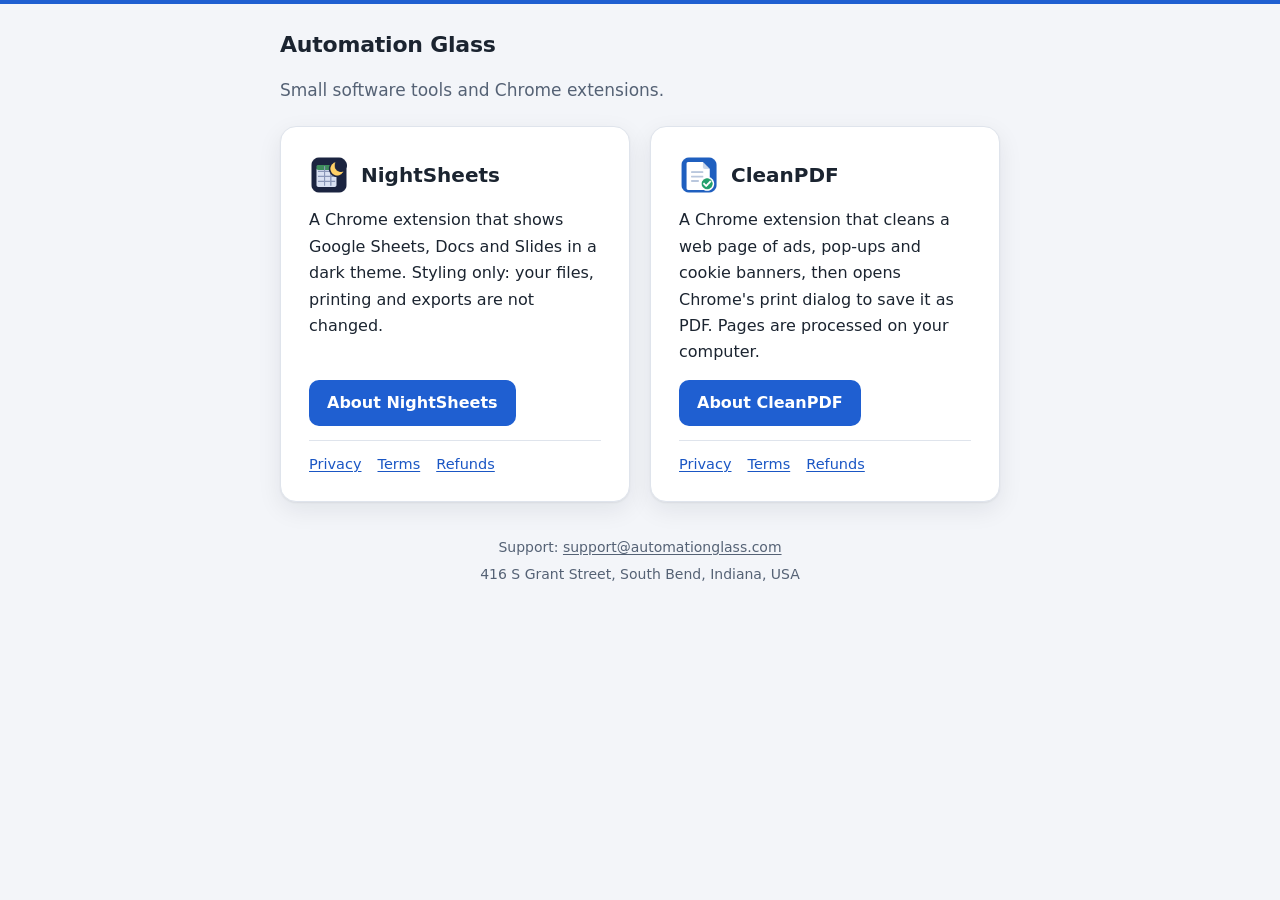
<file: index.html>
<!doctype html>
<html lang="en">
<head>
<meta charset="utf-8">
<meta name="viewport" content="width=device-width, initial-scale=1">
<meta name="color-scheme" content="light dark">
<title>Automation Glass – Small software tools and Chrome extensions</title>
<meta name="description" content="Automation Glass makes small software tools and Chrome extensions, including NightSheets and CleanPDF.">
<link rel="canonical" href="https://pages.automationglass.com/">
<link rel="stylesheet" href="assets/style.css">
<style>
.brand h1.brand-name{margin:0}
.intro{margin:0 0 22px;color:var(--muted);font-size:17px}
.products{display:grid;grid-template-columns:repeat(auto-fit,minmax(280px,1fr));gap:20px;margin:0 0 8px}
.product{display:flex;flex-direction:column;padding:28px 28px 24px}
.product-head{display:flex;align-items:center;gap:12px;margin:0 0 12px}
.product-head img{flex:none;width:40px;height:40px;border-radius:10px}
.product h2{margin:0;padding:0;border:0;font-size:20px}
.product p{flex:1}
.product .button{align-self:flex-start;margin:0 0 14px}
.product-links{display:flex;flex-wrap:wrap;gap:4px 16px;margin:0;padding:12px 0 0;list-style:none;
  border-top:1px solid var(--line);font-size:14.5px}
.product-links li{margin:0}
.button:focus-visible{outline:2px solid var(--fg);outline-offset:2px}
@media (max-width:600px){
  .product{padding:22px 18px 18px}
  .intro{font-size:16px;padding:0 4px}
}
</style>
</head>
<body>
<div class="wrap">
<header class="brand">
  <h1 class="brand-name">Automation Glass</h1>
</header>
<main>
<p class="intro">Small software tools and Chrome extensions.</p>
<section class="products" aria-label="Products">
  <article class="card product" aria-labelledby="nightsheets-title">
    <div class="product-head">
      <img src="nightsheets/icon128.png" alt="" width="40" height="40">
      <h2 id="nightsheets-title">NightSheets</h2>
    </div>
    <p>A Chrome extension that shows Google Sheets, Docs and Slides in a dark theme. Styling only: your files, printing and exports are not changed.</p>
    <a class="button" href="nightsheets/index.html">About NightSheets</a>
    <ul class="product-links" aria-label="NightSheets policies">
      <li><a href="nightsheets/privacy.html">Privacy</a></li>
      <li><a href="nightsheets/terms.html">Terms</a></li>
      <li><a href="nightsheets/refund.html">Refunds</a></li>
    </ul>
  </article>
  <article class="card product" aria-labelledby="cleanpdf-title">
    <div class="product-head">
      <img src="cleanpdf/icon128.png" alt="" width="40" height="40">
      <h2 id="cleanpdf-title">CleanPDF</h2>
    </div>
    <p>A Chrome extension that cleans a web page of ads, pop-ups and cookie banners, then opens Chrome's print dialog to save it as PDF. Pages are processed on your computer.</p>
    <a class="button" href="cleanpdf/index.html">About CleanPDF</a>
    <ul class="product-links" aria-label="CleanPDF policies">
      <li><a href="cleanpdf/privacy.html">Privacy</a></li>
      <li><a href="cleanpdf/terms.html">Terms</a></li>
      <li><a href="cleanpdf/refund.html">Refunds</a></li>
    </ul>
  </article>
</section>
</main>
<footer class="site-footer">
  <p>Support: <a href="mailto:support@automationglass.com">support@automationglass.com</a></p>
  <p>416 S Grant Street, South Bend, Indiana, USA</p>
</footer>
</div>
</body>
</html>
</file>
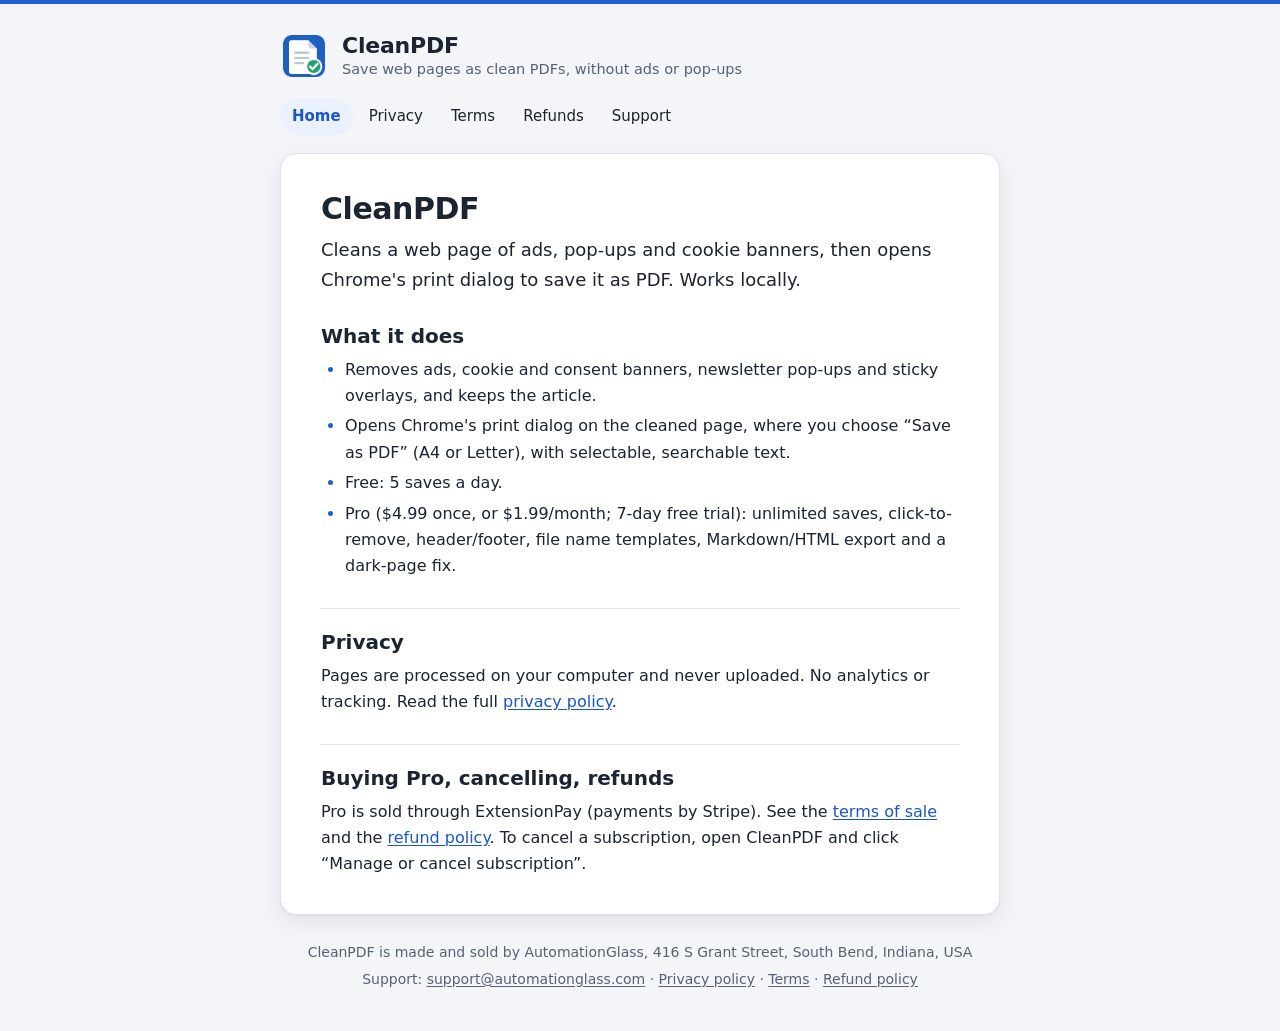
<file: cleanpdf/index.html>
<!doctype html>
<html lang="en">
<head>
<meta charset="utf-8">
<meta name="viewport" content="width=device-width, initial-scale=1">
<meta name="color-scheme" content="light dark">
<title>CleanPDF – Save Web Page as PDF</title>
<meta name="description" content="Cleans a web page of ads, pop-ups and cookie banners, then opens Chrome's print dialog to save it as PDF. Works locally.">
<link rel="canonical" href="https://pages.automationglass.com/cleanpdf/index.html">
<link rel="icon" href="icon128.png">
<link rel="stylesheet" href="../assets/style.css">
</head>
<body class="cleanpdf">
<div class="wrap">
<header class="brand">
  <a class="brand-link" href="index.html"><span class="brand-icon" aria-hidden="true"></span>
  <span><span class="brand-name">CleanPDF</span><span class="brand-tag">Save web pages as clean PDFs, without ads or pop-ups</span></span></a>
</header>
<nav class="site-nav" aria-label="CleanPDF pages"><a href="index.html" aria-current="page">Home</a><a href="privacy.html">Privacy</a><a href="terms.html">Terms</a><a href="refund.html">Refunds</a><a href="mailto:support@automationglass.com">Support</a></nav>
<main class="card">
<h1>CleanPDF</h1>
<p class="lead">Cleans a web page of ads, pop-ups and cookie banners, then opens Chrome's print dialog to save it as PDF. Works locally.</p>

<h2>What it does</h2>
<ul>
<li>Removes ads, cookie and consent banners, newsletter pop-ups and sticky overlays, and keeps the article.</li>
<li>Opens Chrome's print dialog on the cleaned page, where you choose “Save as PDF” (A4 or Letter), with selectable, searchable text.</li>
<li>Free: 5 saves a day.</li>
<li>Pro ($4.99 once, or $1.99/month; 7-day free trial): unlimited saves, click-to-remove,
header/footer, file name templates, Markdown/HTML export and a dark-page fix.</li>
</ul>

<h2>Privacy</h2>
<p>Pages are processed on your computer and never uploaded. No analytics or tracking.
Read the full <a href="privacy.html">privacy policy</a>.</p>

<h2>Buying Pro, cancelling, refunds</h2>
<p>Pro is sold through ExtensionPay (payments by Stripe). See the <a href="terms.html">terms of sale</a> and the
<a href="refund.html">refund policy</a>. To cancel a subscription, open CleanPDF and click
“Manage or cancel subscription”.</p>
</main>
<footer class="site-footer">
  <p>CleanPDF is made and sold by AutomationGlass, 416 S Grant Street, South Bend, Indiana, USA</p>
  <p>Support: <a href="mailto:support@automationglass.com">support@automationglass.com</a> ·
  <a href="privacy.html">Privacy policy</a> · <a href="terms.html">Terms</a> · <a href="refund.html">Refund policy</a></p>
</footer>
</div>
</body>
</html>
</file>
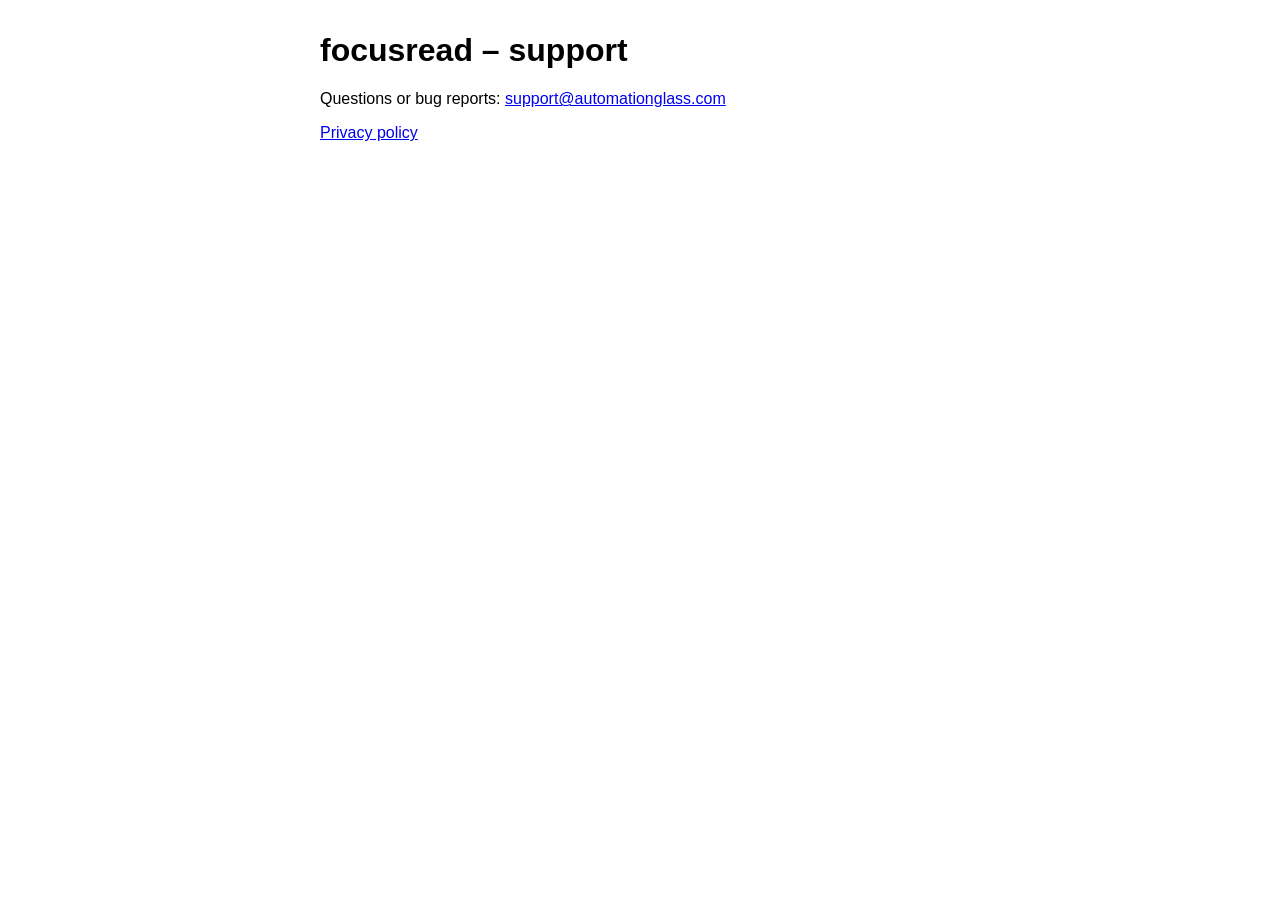
<file: focusread/index.html>
<!doctype html><meta charset=utf-8><title>focusread support</title><body style="font-family:sans-serif;max-width:640px;margin:2em auto"><h1>focusread – support</h1><p>Questions or bug reports: <a href="mailto:support@automationglass.com">support@automationglass.com</a></p><p><a href="privacy.html">Privacy policy</a></p>
</file>
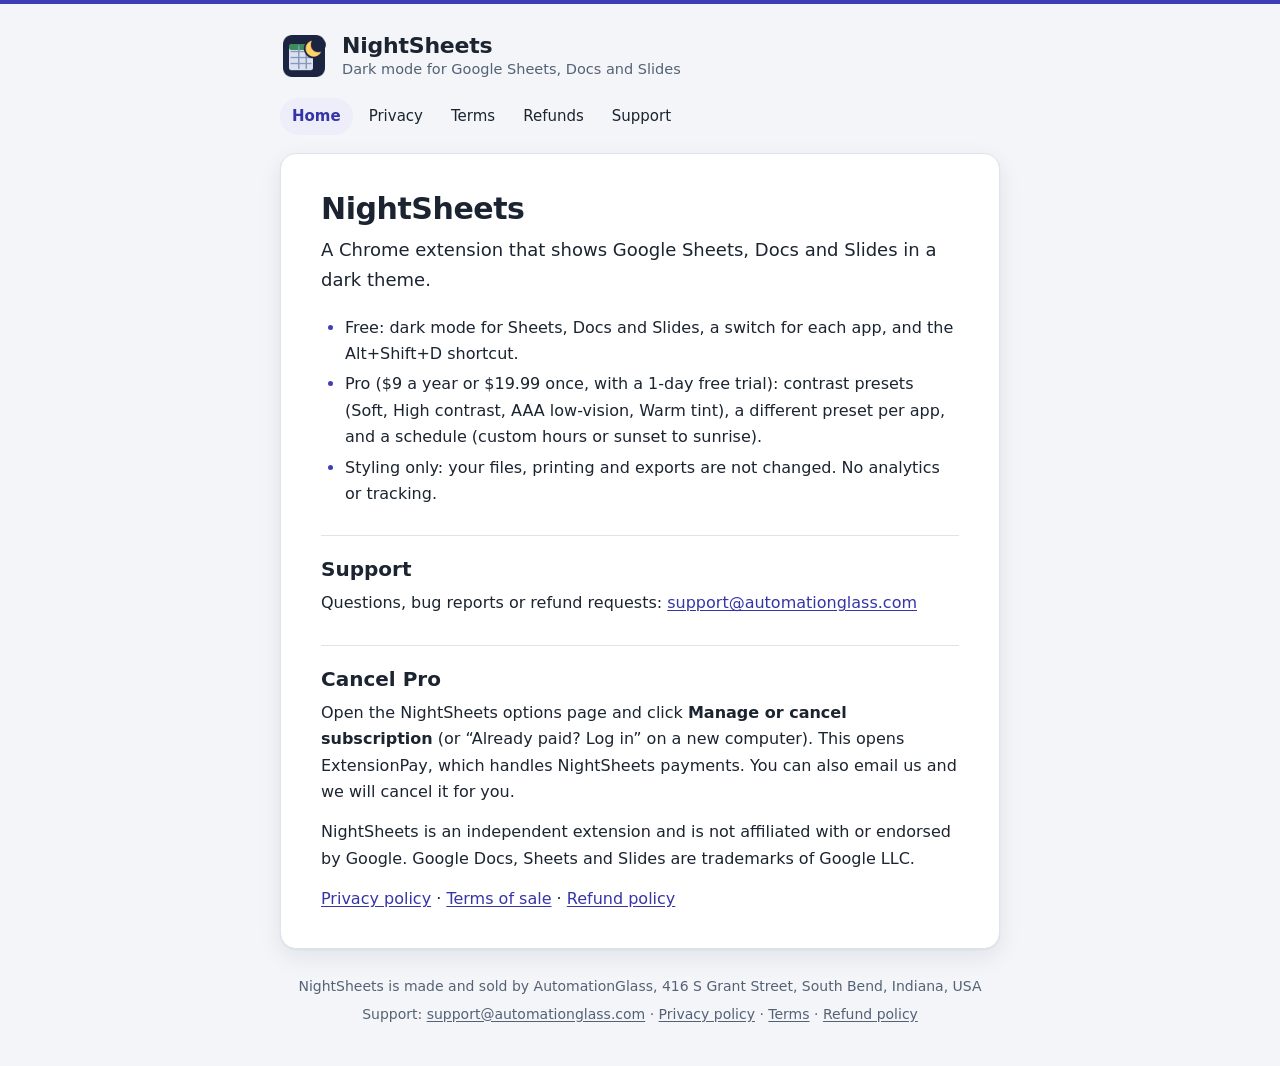
<file: nightsheets/index.html>
<!doctype html>
<html lang="en">
<head>
<meta charset="utf-8">
<meta name="viewport" content="width=device-width, initial-scale=1">
<title>NightSheets – Dark mode for Google Sheets, Docs and Slides</title>
<link rel="icon" href="icon128.png">
<link rel="stylesheet" href="../assets/style.css">
</head>
<body class="nightsheets">
<div class="wrap">
<header class="brand">
  <a class="brand-link" href="index.html"><span class="brand-icon" aria-hidden="true"></span>
  <span><span class="brand-name">NightSheets</span><span class="brand-tag">Dark mode for Google Sheets, Docs and Slides</span></span></a>
</header>
<nav class="site-nav" aria-label="NightSheets pages"><a href="index.html" aria-current="page">Home</a><a href="privacy.html">Privacy</a><a href="terms.html">Terms</a><a href="refund.html">Refunds</a><a href="mailto:support@automationglass.com">Support</a></nav>
<main class="card">
<h1>NightSheets</h1>
<p class="lead">A Chrome extension that shows Google Sheets, Docs and Slides in a dark theme.</p>
<ul>
<li>Free: dark mode for Sheets, Docs and Slides, a switch for each app, and the Alt+Shift+D shortcut.</li>
<li>Pro ($9 a year or $19.99 once, with a 1-day free trial): contrast presets (Soft, High contrast, AAA low-vision,
Warm tint), a different preset per app, and a schedule (custom hours or sunset to sunrise).</li>
<li>Styling only: your files, printing and exports are not changed. No analytics or tracking.</li>
</ul>
<h2>Support</h2>
<p>Questions, bug reports or refund requests: <a href="mailto:support@automationglass.com">support@automationglass.com</a></p>
<h2>Cancel Pro</h2>
<p>Open the NightSheets options page and click <strong>Manage or cancel subscription</strong> (or “Already paid? Log in”
on a new computer). This opens ExtensionPay, which handles NightSheets payments. You can also email us and we will
cancel it for you.</p>
<p>NightSheets is an independent extension and is not affiliated with or endorsed by Google. Google Docs, Sheets and Slides are trademarks of Google LLC.</p>
<p><a href="privacy.html">Privacy policy</a> · <a href="terms.html">Terms of sale</a> · <a href="refund.html">Refund policy</a></p>
</main>
<footer class="site-footer">
  <p>NightSheets is made and sold by AutomationGlass, 416 S Grant Street, South Bend, Indiana, USA</p>
  <p>Support: <a href="mailto:support@automationglass.com">support@automationglass.com</a> ·
  <a href="privacy.html">Privacy policy</a> · <a href="terms.html">Terms</a> · <a href="refund.html">Refund policy</a></p>
</footer>
</div>
</body>
</html>
</file>
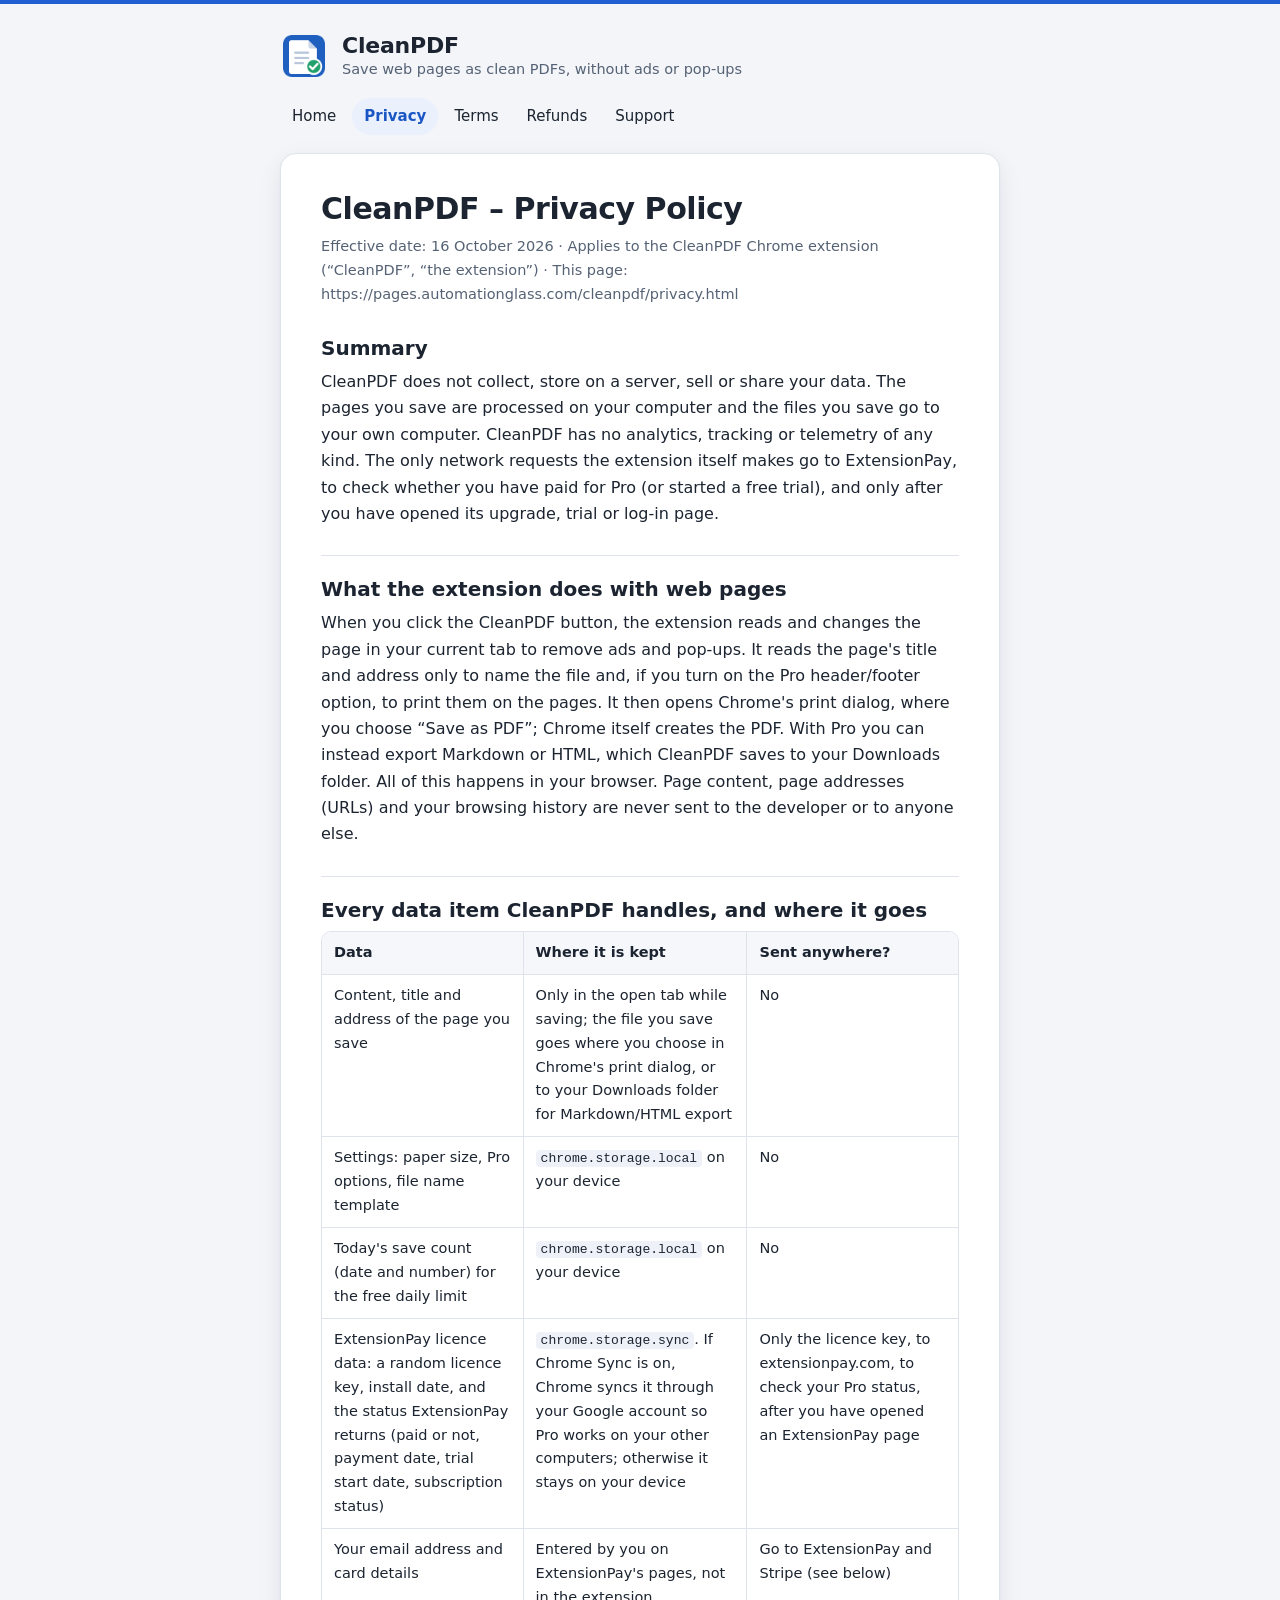
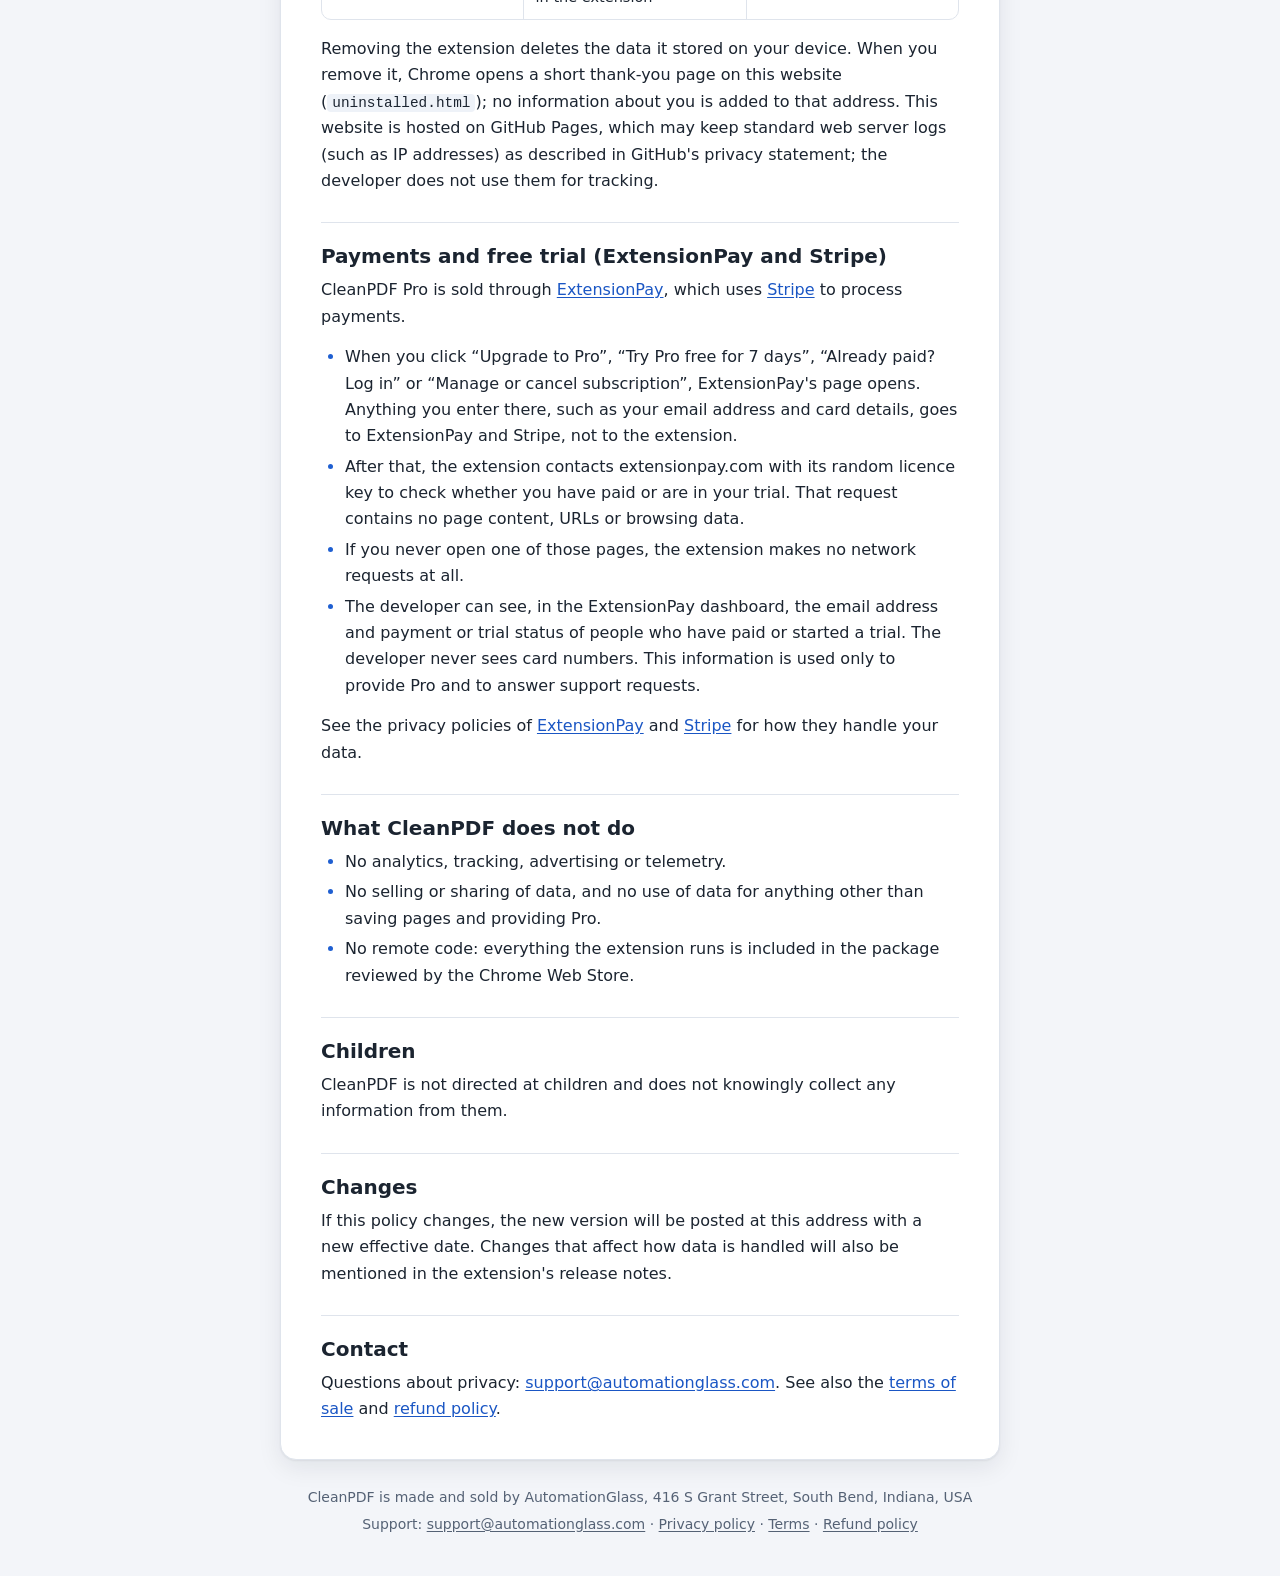
<file: cleanpdf/privacy.html>
<!doctype html>
<html lang="en">
<head>
<meta charset="utf-8">
<meta name="viewport" content="width=device-width, initial-scale=1">
<meta name="color-scheme" content="light dark">
<title>CleanPDF – Privacy Policy</title>
<link rel="canonical" href="https://pages.automationglass.com/cleanpdf/privacy.html">
<link rel="icon" href="icon128.png">
<link rel="stylesheet" href="../assets/style.css">
</head>
<body class="cleanpdf">
<div class="wrap">
<header class="brand">
  <a class="brand-link" href="index.html"><span class="brand-icon" aria-hidden="true"></span>
  <span><span class="brand-name">CleanPDF</span><span class="brand-tag">Save web pages as clean PDFs, without ads or pop-ups</span></span></a>
</header>
<nav class="site-nav" aria-label="CleanPDF pages"><a href="index.html">Home</a><a href="privacy.html" aria-current="page">Privacy</a><a href="terms.html">Terms</a><a href="refund.html">Refunds</a><a href="mailto:support@automationglass.com">Support</a></nav>
<main class="card">
<h1>CleanPDF – Privacy Policy</h1>
<p class="meta">Effective date: 16 October 2026 · Applies to the CleanPDF Chrome extension (“CleanPDF”, “the extension”) ·
This page: https://pages.automationglass.com/cleanpdf/privacy.html</p>

<h2>Summary</h2>
<p>CleanPDF does not collect, store on a server, sell or share your data. The pages you save are processed on your
computer and the files you save go to your own computer. CleanPDF has no analytics, tracking or telemetry of any kind. The
only network requests the extension itself makes go to ExtensionPay, to check whether you have paid for Pro (or started
a free trial), and only after you have opened its upgrade, trial or log-in page.</p>

<h2>What the extension does with web pages</h2>
<p>When you click the CleanPDF button, the extension reads and changes the page in your current tab to remove ads
and pop-ups. It reads the page's title and address only to name the file and, if you turn on the Pro header/footer
option, to print them on the pages. It then opens Chrome's print dialog, where you choose “Save as PDF”; Chrome itself
creates the PDF. With Pro you can instead export Markdown or HTML, which CleanPDF saves to your Downloads folder. All of
this happens in your browser. Page content, page addresses (URLs) and your browsing history are never sent to the
developer or to anyone else.</p>

<h2>Every data item CleanPDF handles, and where it goes</h2>
<div class="table-wrap"><table>
<tr><th>Data</th><th>Where it is kept</th><th>Sent anywhere?</th></tr>
<tr><td>Content, title and address of the page you save</td><td>Only in the open tab while saving; the file you save goes where you choose in Chrome's print dialog, or to your Downloads folder for Markdown/HTML export</td><td>No</td></tr>
<tr><td>Settings: paper size, Pro options, file name template</td><td><code>chrome.storage.local</code> on your device</td><td>No</td></tr>
<tr><td>Today's save count (date and number) for the free daily limit</td><td><code>chrome.storage.local</code> on your device</td><td>No</td></tr>
<tr><td>ExtensionPay licence data: a random licence key, install date, and the status ExtensionPay returns (paid or not, payment date, trial start date, subscription status)</td>
<td><code>chrome.storage.sync</code>. If Chrome Sync is on, Chrome syncs it through your Google account so Pro works on your other computers; otherwise it stays on your device</td>
<td>Only the licence key, to extensionpay.com, to check your Pro status, after you have opened an ExtensionPay page</td></tr>
<tr><td>Your email address and card details</td><td>Entered by you on ExtensionPay's pages, not in the extension</td><td>Go to ExtensionPay and Stripe (see below)</td></tr>
</table></div>
<p>Removing the extension deletes the data it stored on your device. When you remove it, Chrome opens a short
thank-you page on this website (<code>uninstalled.html</code>); no information about you is added to that address.
This website is hosted on GitHub Pages, which may keep standard web server logs (such as IP addresses) as described in
GitHub's privacy statement; the developer does not use them for tracking.</p>

<h2>Payments and free trial (ExtensionPay and Stripe)</h2>
<p>CleanPDF Pro is sold through <a href="https://extensionpay.com">ExtensionPay</a>, which uses
<a href="https://stripe.com">Stripe</a> to process payments.</p>
<ul>
<li>When you click “Upgrade to Pro”, “Try Pro free for 7 days”, “Already paid? Log in” or “Manage or cancel
subscription”, ExtensionPay's page opens. Anything you enter there, such as your email address and card details, goes to
ExtensionPay and Stripe, not to the extension.</li>
<li>After that, the extension contacts extensionpay.com with its random licence key to check whether you have paid or
are in your trial. That request contains no page content, URLs or browsing data.</li>
<li>If you never open one of those pages, the extension makes no network requests at all.</li>
<li>The developer can see, in the ExtensionPay dashboard, the email address and payment or trial status of people who
have paid or started a trial. The developer never sees card numbers. This information is used only to provide Pro and
to answer support requests.</li>
</ul>
<p>See the privacy policies of <a href="https://extensionpay.com">ExtensionPay</a> and
<a href="https://stripe.com/privacy">Stripe</a> for how they handle your data.</p>

<h2>What CleanPDF does not do</h2>
<ul>
<li>No analytics, tracking, advertising or telemetry.</li>
<li>No selling or sharing of data, and no use of data for anything other than saving pages and providing Pro.</li>
<li>No remote code: everything the extension runs is included in the package reviewed by the Chrome Web Store.</li>
</ul>

<h2>Children</h2>
<p>CleanPDF is not directed at children and does not knowingly collect any information from them.</p>

<h2>Changes</h2>
<p>If this policy changes, the new version will be posted at this address with a new effective date. Changes that
affect how data is handled will also be mentioned in the extension's release notes.</p>

<h2>Contact</h2>
<p>Questions about privacy: <a href="mailto:support@automationglass.com">support@automationglass.com</a>.
See also the <a href="terms.html">terms of sale</a> and <a href="refund.html">refund policy</a>.</p>
</main>
<footer class="site-footer">
  <p>CleanPDF is made and sold by AutomationGlass, 416 S Grant Street, South Bend, Indiana, USA</p>
  <p>Support: <a href="mailto:support@automationglass.com">support@automationglass.com</a> ·
  <a href="privacy.html">Privacy policy</a> · <a href="terms.html">Terms</a> · <a href="refund.html">Refund policy</a></p>
</footer>
</div>
</body>
</html>
</file>
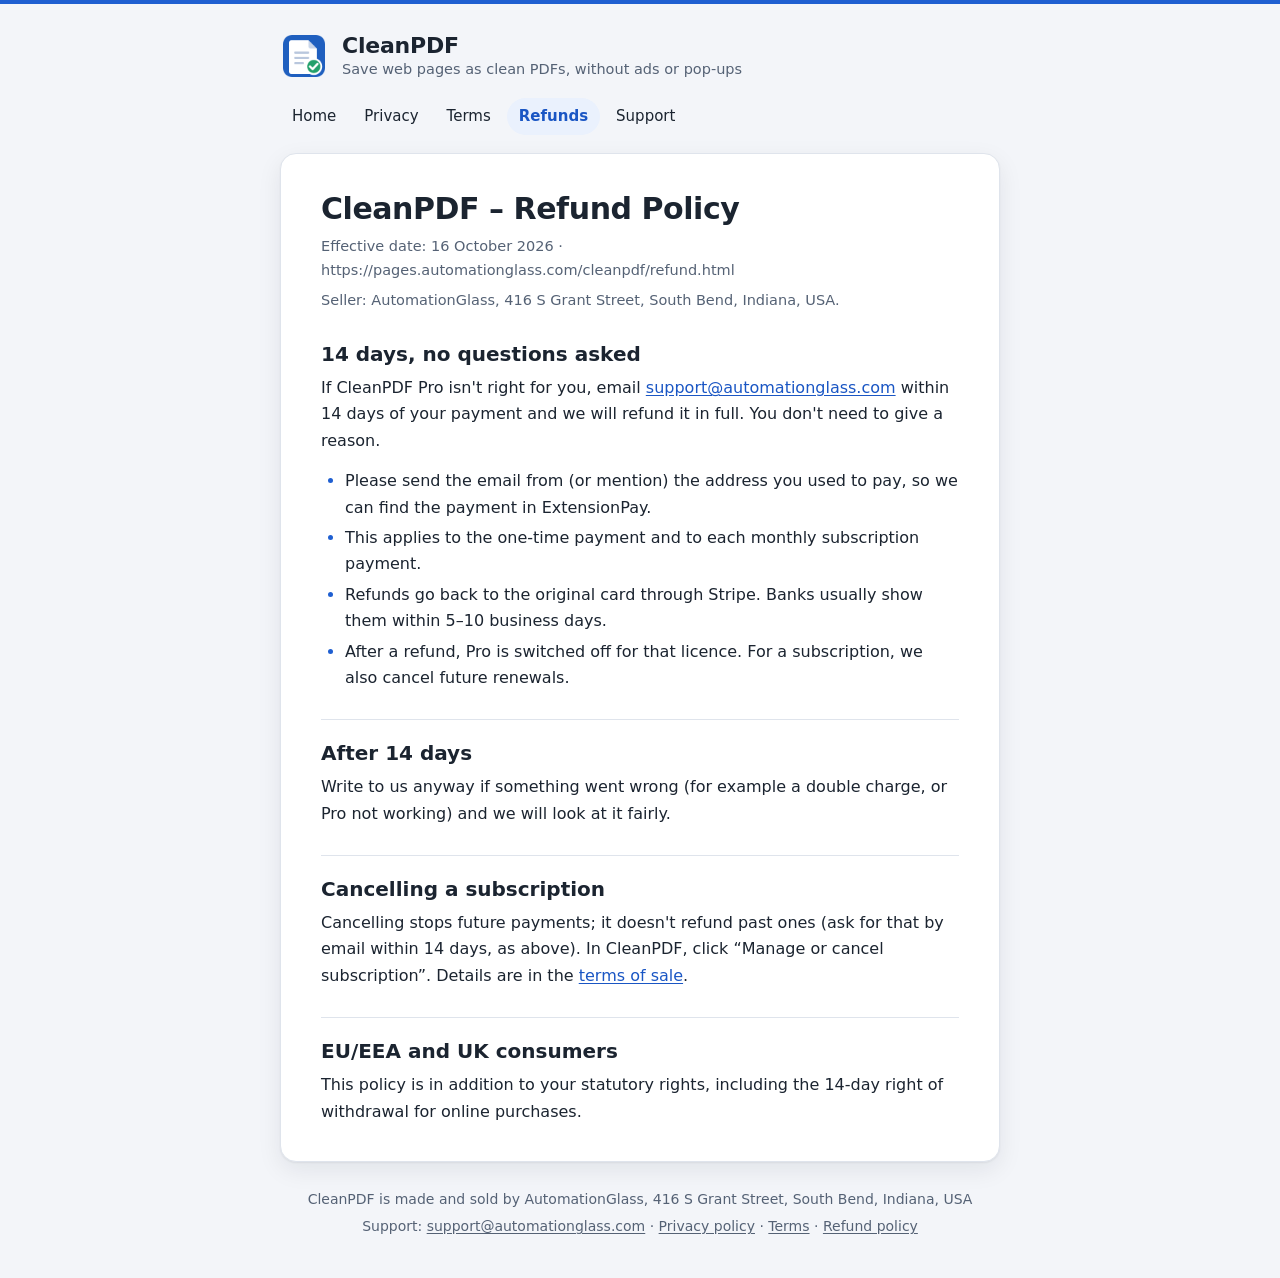
<file: cleanpdf/refund.html>
<!doctype html>
<html lang="en">
<head>
<meta charset="utf-8">
<meta name="viewport" content="width=device-width, initial-scale=1">
<meta name="color-scheme" content="light dark">
<title>CleanPDF – Refund Policy</title>
<meta name="description" content="Refund policy for CleanPDF Pro: full refund within 14 days on request by email.">
<link rel="canonical" href="https://pages.automationglass.com/cleanpdf/refund.html">
<link rel="icon" href="icon128.png">
<link rel="stylesheet" href="../assets/style.css">
</head>
<body class="cleanpdf">
<div class="wrap">
<header class="brand">
  <a class="brand-link" href="index.html"><span class="brand-icon" aria-hidden="true"></span>
  <span><span class="brand-name">CleanPDF</span><span class="brand-tag">Save web pages as clean PDFs, without ads or pop-ups</span></span></a>
</header>
<nav class="site-nav" aria-label="CleanPDF pages"><a href="index.html">Home</a><a href="privacy.html">Privacy</a><a href="terms.html">Terms</a><a href="refund.html" aria-current="page">Refunds</a><a href="mailto:support@automationglass.com">Support</a></nav>
<main class="card">
<h1>CleanPDF – Refund Policy</h1>
<p class="meta">Effective date: 16 October 2026 · https://pages.automationglass.com/cleanpdf/refund.html</p>
<p class="meta">Seller: AutomationGlass, 416 S Grant Street, South Bend, Indiana, USA.</p>

<h2>14 days, no questions asked</h2>
<p>If CleanPDF Pro isn't right for you, email <a href="mailto:support@automationglass.com">support@automationglass.com</a>
within 14 days of your payment and we will refund it in full. You don't need to give a reason.</p>
<ul>
<li>Please send the email from (or mention) the address you used to pay, so we can find the payment in ExtensionPay.</li>
<li>This applies to the one-time payment and to each monthly subscription payment.</li>
<li>Refunds go back to the original card through Stripe. Banks usually show them within 5–10 business days.</li>
<li>After a refund, Pro is switched off for that licence. For a subscription, we also cancel future renewals.</li>
</ul>

<h2>After 14 days</h2>
<p>Write to us anyway if something went wrong (for example a double charge, or Pro not working) and we will look at it fairly.</p>

<h2>Cancelling a subscription</h2>
<p>Cancelling stops future payments; it doesn't refund past ones (ask for that by email within 14 days, as above).
In CleanPDF, click “Manage or cancel subscription”. Details are in the <a href="terms.html">terms of sale</a>.</p>

<h2>EU/EEA and UK consumers</h2>
<p>This policy is in addition to your statutory rights, including the 14-day right of withdrawal for online purchases.</p>
</main>
<footer class="site-footer">
  <p>CleanPDF is made and sold by AutomationGlass, 416 S Grant Street, South Bend, Indiana, USA</p>
  <p>Support: <a href="mailto:support@automationglass.com">support@automationglass.com</a> ·
  <a href="privacy.html">Privacy policy</a> · <a href="terms.html">Terms</a> · <a href="refund.html">Refund policy</a></p>
</footer>
</div>
</body>
</html>
</file>
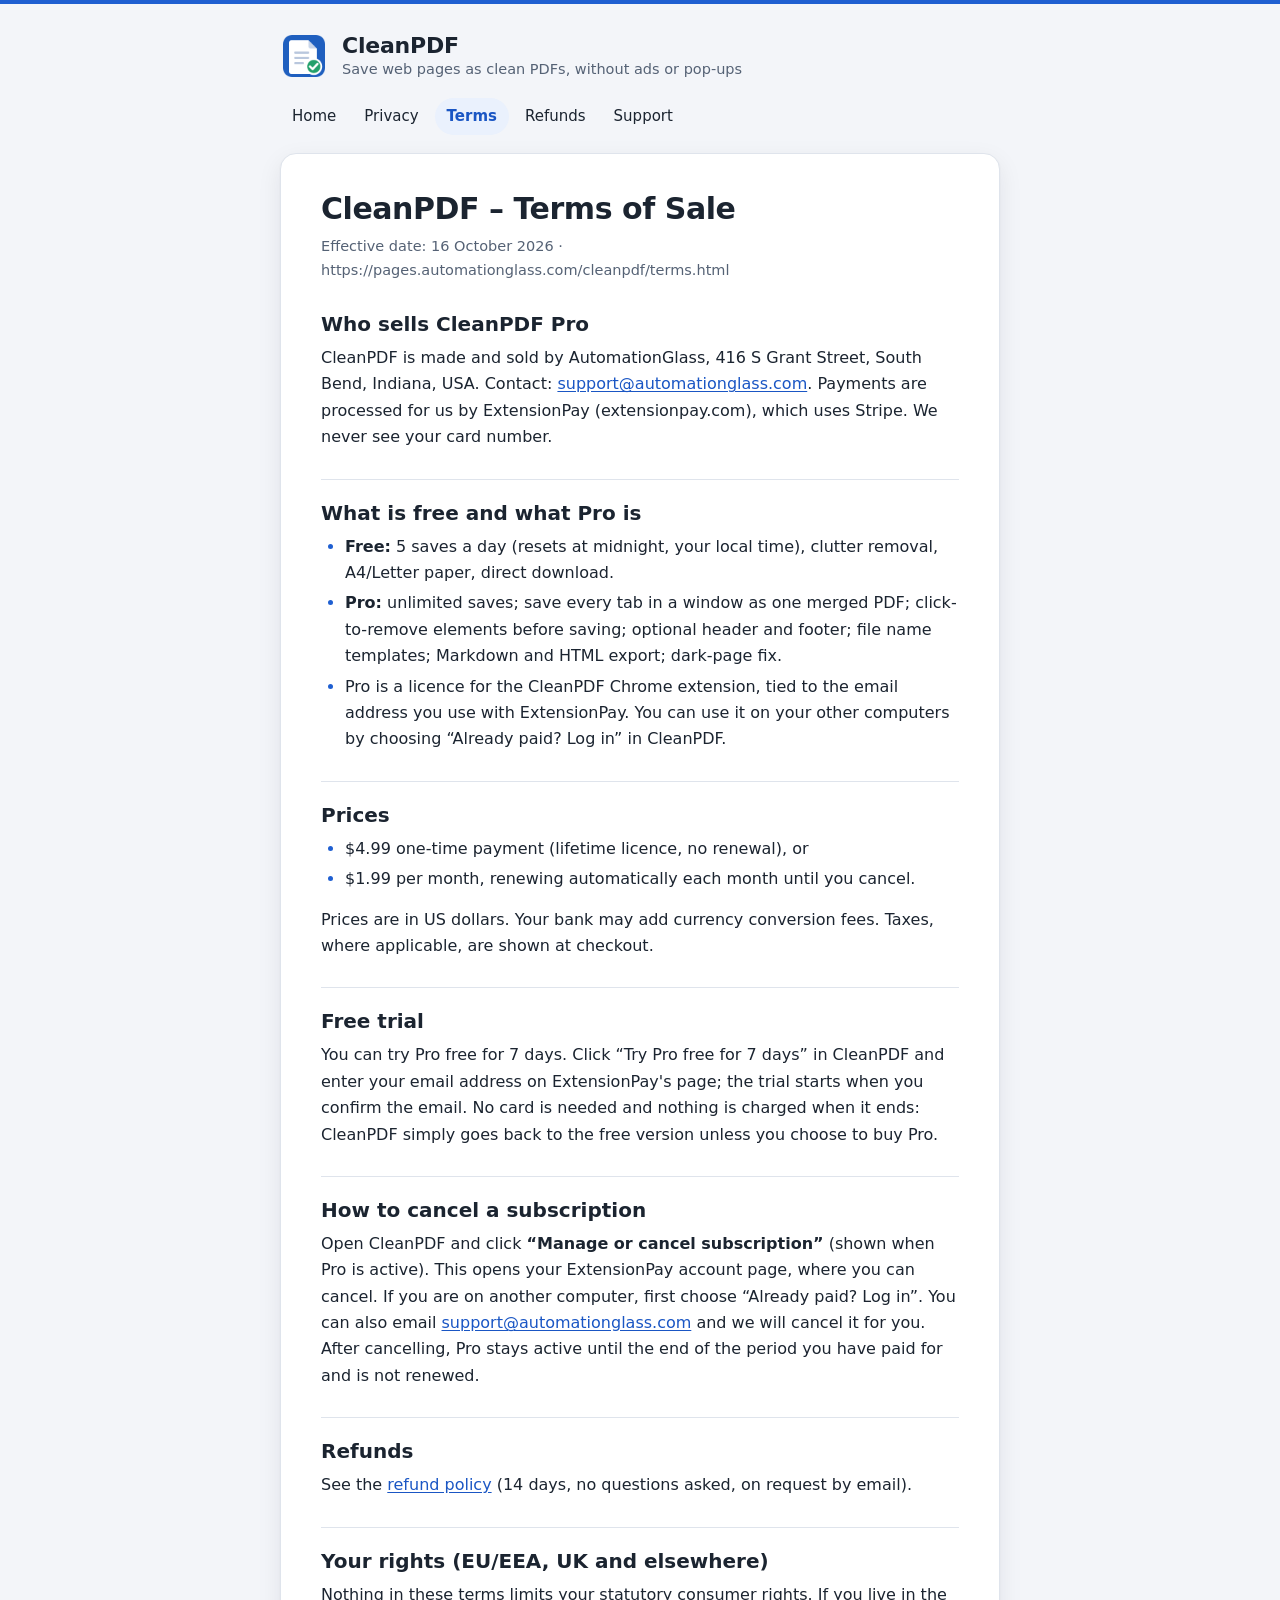
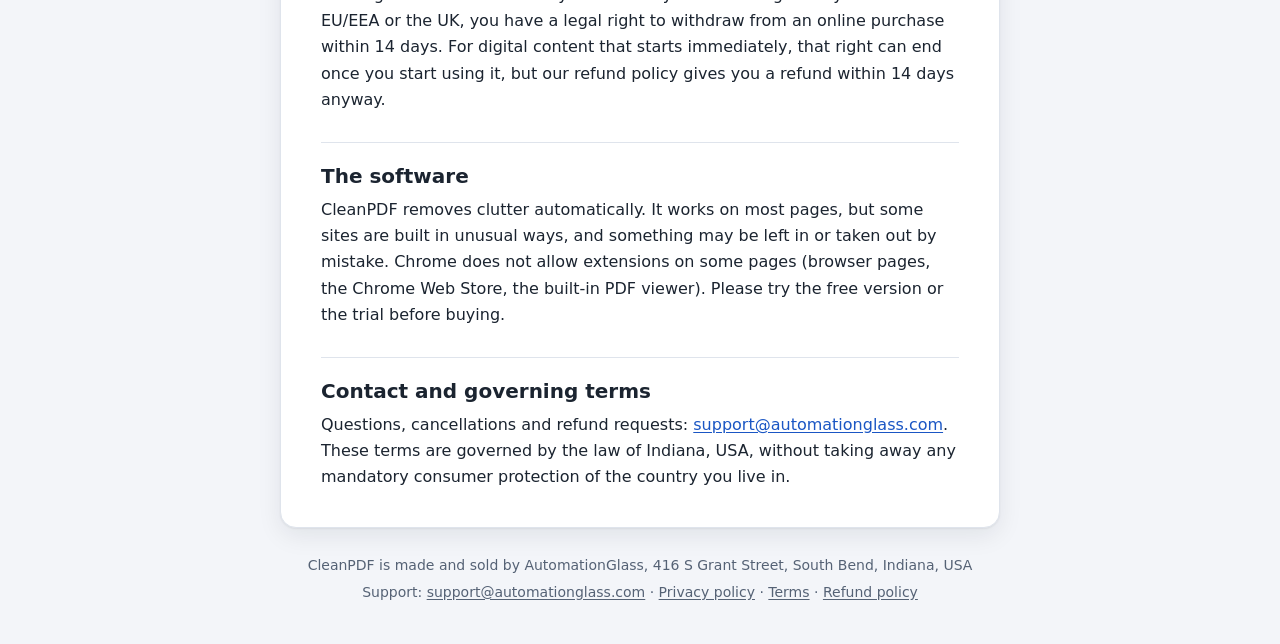
<file: cleanpdf/terms.html>
<!doctype html>
<html lang="en">
<head>
<meta charset="utf-8">
<meta name="viewport" content="width=device-width, initial-scale=1">
<meta name="color-scheme" content="light dark">
<title>CleanPDF – Terms of Sale</title>
<meta name="description" content="Terms of sale for CleanPDF Pro: what you get, prices, free trial, how to cancel, refunds.">
<link rel="canonical" href="https://pages.automationglass.com/cleanpdf/terms.html">
<link rel="icon" href="icon128.png">
<link rel="stylesheet" href="../assets/style.css">
</head>
<body class="cleanpdf">
<div class="wrap">
<header class="brand">
  <a class="brand-link" href="index.html"><span class="brand-icon" aria-hidden="true"></span>
  <span><span class="brand-name">CleanPDF</span><span class="brand-tag">Save web pages as clean PDFs, without ads or pop-ups</span></span></a>
</header>
<nav class="site-nav" aria-label="CleanPDF pages"><a href="index.html">Home</a><a href="privacy.html">Privacy</a><a href="terms.html" aria-current="page">Terms</a><a href="refund.html">Refunds</a><a href="mailto:support@automationglass.com">Support</a></nav>
<main class="card">
<h1>CleanPDF – Terms of Sale</h1>
<p class="meta">Effective date: 16 October 2026 · https://pages.automationglass.com/cleanpdf/terms.html</p>


<h2>Who sells CleanPDF Pro</h2>
<p>CleanPDF is made and sold by AutomationGlass, 416 S Grant Street, South Bend, Indiana, USA.
Contact: <a href="mailto:support@automationglass.com">support@automationglass.com</a>.
Payments are processed for us by ExtensionPay (extensionpay.com), which uses Stripe. We never see your card number.</p>

<h2>What is free and what Pro is</h2>
<ul>
<li><strong>Free:</strong> 5 saves a day (resets at midnight, your local time), clutter removal, A4/Letter paper, direct download.</li>
<li><strong>Pro:</strong> unlimited saves; save every tab in a window as one merged PDF; click-to-remove elements before saving;
optional header and footer; file name templates; Markdown and HTML export; dark-page fix.</li>
<li>Pro is a licence for the CleanPDF Chrome extension, tied to the email address you use with ExtensionPay.
You can use it on your other computers by choosing “Already paid? Log in” in CleanPDF.</li>
</ul>

<h2>Prices</h2>
<ul>
<li>$4.99 one-time payment (lifetime licence, no renewal), or</li>
<li>$1.99 per month, renewing automatically each month until you cancel.</li>
</ul>
<p>Prices are in US dollars. Your bank may add currency conversion fees. Taxes, where applicable, are shown at checkout.</p>

<h2>Free trial</h2>
<p>You can try Pro free for 7 days. Click “Try Pro free for 7 days” in CleanPDF and enter your email address on
ExtensionPay's page; the trial starts when you confirm the email. No card is needed and nothing is charged when it ends:
CleanPDF simply goes back to the free version unless you choose to buy Pro.</p>

<h2>How to cancel a subscription</h2>
<p>Open CleanPDF and click <strong>“Manage or cancel subscription”</strong> (shown when Pro is active). This opens your
ExtensionPay account page, where you can cancel. If you are on another computer, first choose “Already paid? Log in”.
You can also email <a href="mailto:support@automationglass.com">support@automationglass.com</a> and we will cancel it for you.
After cancelling, Pro stays active until the end of the period you have paid for and is not renewed.</p>

<h2>Refunds</h2>
<p>See the <a href="refund.html">refund policy</a> (14 days, no questions asked, on request by email).</p>

<h2>Your rights (EU/EEA, UK and elsewhere)</h2>
<p>Nothing in these terms limits your statutory consumer rights. If you live in the EU/EEA or the UK, you have a legal
right to withdraw from an online purchase within 14 days. For digital content that starts immediately, that right can
end once you start using it, but our refund policy gives you a refund within 14 days anyway.</p>

<h2>The software</h2>
<p>CleanPDF removes clutter automatically. It works on most pages, but some sites are built in unusual ways, and
something may be left in or taken out by mistake. Chrome does not allow extensions on some pages (browser pages, the
Chrome Web Store, the built-in PDF viewer). Please try the free version or the trial before buying.</p>

<h2>Contact and governing terms</h2>
<p>Questions, cancellations and refund requests: <a href="mailto:support@automationglass.com">support@automationglass.com</a>.
These terms are governed by the law of Indiana, USA, without taking away any mandatory consumer
protection of the country you live in.</p>
</main>
<footer class="site-footer">
  <p>CleanPDF is made and sold by AutomationGlass, 416 S Grant Street, South Bend, Indiana, USA</p>
  <p>Support: <a href="mailto:support@automationglass.com">support@automationglass.com</a> ·
  <a href="privacy.html">Privacy policy</a> · <a href="terms.html">Terms</a> · <a href="refund.html">Refund policy</a></p>
</footer>
</div>
</body>
</html>
</file>
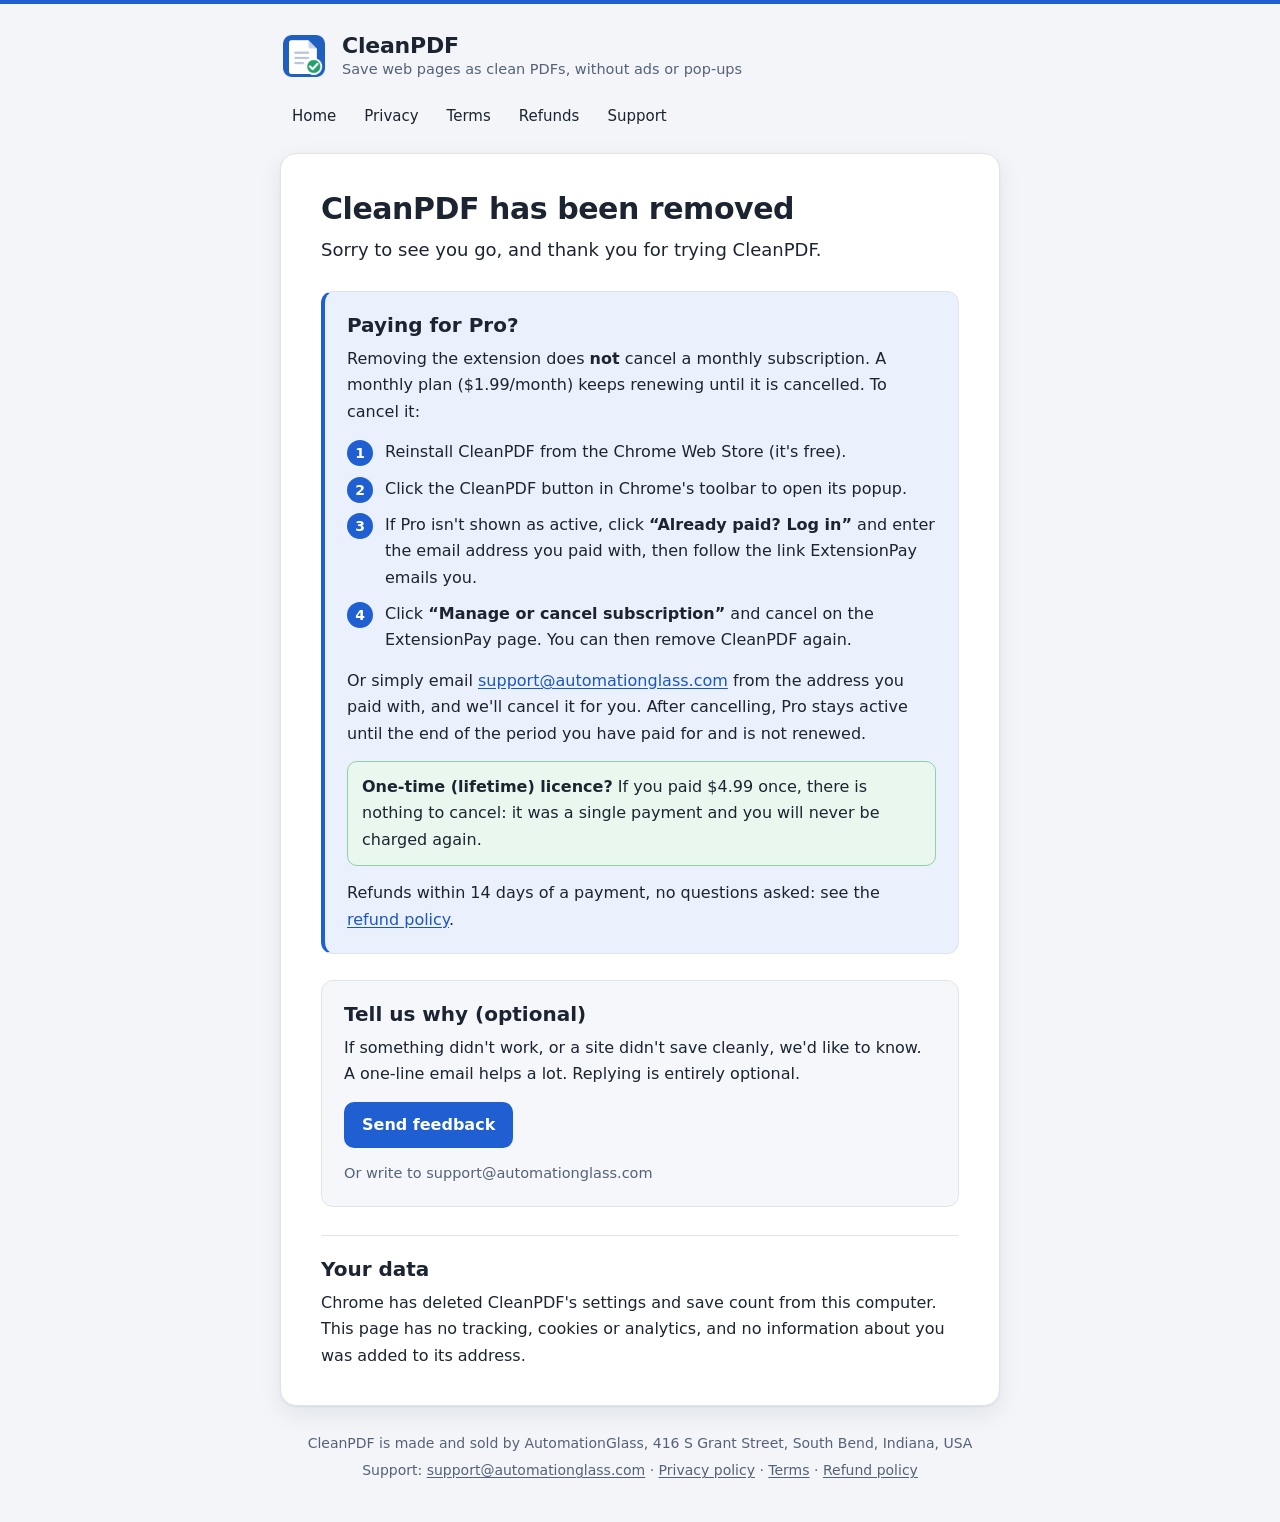
<file: cleanpdf/uninstalled.html>
<!doctype html>
<html lang="en">
<head>
<meta charset="utf-8">
<meta name="viewport" content="width=device-width, initial-scale=1">
<meta name="color-scheme" content="light dark">
<title>CleanPDF – Removed</title>
<meta name="description" content="CleanPDF was removed. Optional feedback and how to cancel a Pro subscription.">
<link rel="canonical" href="https://pages.automationglass.com/cleanpdf/uninstalled.html">
<link rel="icon" href="icon128.png">
<link rel="stylesheet" href="../assets/style.css">
</head>
<body class="cleanpdf">
<div class="wrap">
<header class="brand">
  <a class="brand-link" href="index.html"><span class="brand-icon" aria-hidden="true"></span>
  <span><span class="brand-name">CleanPDF</span><span class="brand-tag">Save web pages as clean PDFs, without ads or pop-ups</span></span></a>
</header>
<nav class="site-nav" aria-label="CleanPDF pages"><a href="index.html">Home</a><a href="privacy.html">Privacy</a><a href="terms.html">Terms</a><a href="refund.html">Refunds</a><a href="mailto:support@automationglass.com">Support</a></nav>
<main class="card">
<h1>CleanPDF has been removed</h1>
<p class="lead">Sorry to see you go, and thank you for trying CleanPDF.</p>

<section class="callout" aria-labelledby="pro">
<h2 id="pro">Paying for Pro?</h2>
<p>Removing the extension does <strong>not</strong> cancel a monthly subscription. A monthly plan ($1.99/month) keeps
renewing until it is cancelled. To cancel it:</p>
<ol class="steps">
<li>Reinstall CleanPDF from the Chrome Web Store (it's free).</li>
<li>Click the CleanPDF button in Chrome's toolbar to open its popup.</li>
<li>If Pro isn't shown as active, click <strong>“Already paid? Log in”</strong> and enter the email address you paid
with, then follow the link ExtensionPay emails you.</li>
<li>Click <strong>“Manage or cancel subscription”</strong> and cancel on the ExtensionPay page. You can then remove
CleanPDF again.</li>
</ol>
<p>Or simply email <a href="mailto:support@automationglass.com?subject=Cancel%20CleanPDF%20Pro">support@automationglass.com</a>
from the address you paid with, and we'll cancel it for you. After cancelling, Pro stays active until the end of the
period you have paid for and is not renewed.</p>
<p class="note"><strong>One-time (lifetime) licence?</strong> If you paid $4.99 once, there is nothing to cancel: it was
a single payment and you will never be charged again.</p>
<p>Refunds within 14 days of a payment, no questions asked: see the <a href="refund.html">refund policy</a>.</p>
</section>

<section class="block" aria-labelledby="feedback">
<h2 id="feedback">Tell us why (optional)</h2>
<p>If something didn't work, or a site didn't save cleanly, we'd like to know. A one-line email helps a lot.
Replying is entirely optional.</p>
<p><a class="button" href="mailto:support@automationglass.com?subject=CleanPDF%20feedback">Send feedback</a></p>
<p class="meta">Or write to support@automationglass.com</p>
</section>

<h2>Your data</h2>
<p>Chrome has deleted CleanPDF's settings and save count from this computer. This page has no tracking, cookies or
analytics, and no information about you was added to its address.</p>
</main>
<footer class="site-footer">
  <p>CleanPDF is made and sold by AutomationGlass, 416 S Grant Street, South Bend, Indiana, USA</p>
  <p>Support: <a href="mailto:support@automationglass.com">support@automationglass.com</a> ·
  <a href="privacy.html">Privacy policy</a> · <a href="terms.html">Terms</a> · <a href="refund.html">Refund policy</a></p>
</footer>
</div>
</body>
</html>
</file>
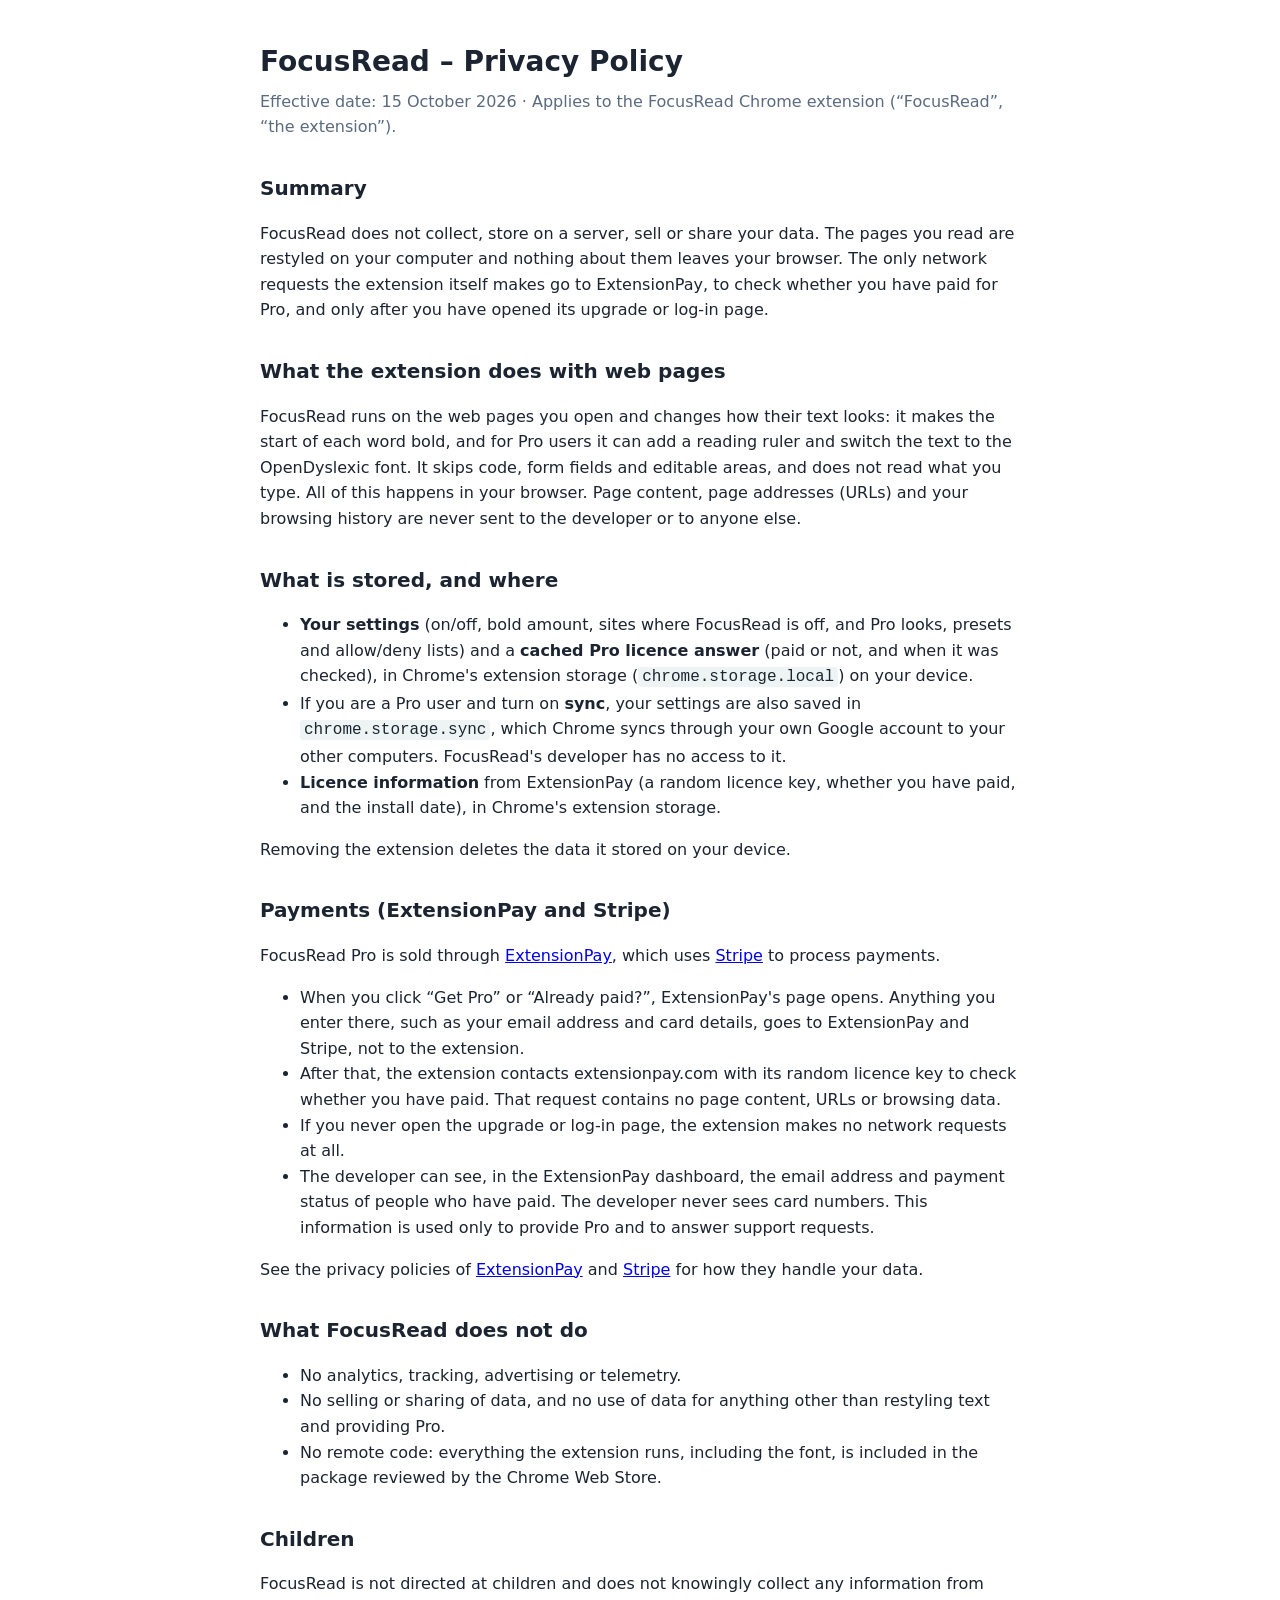
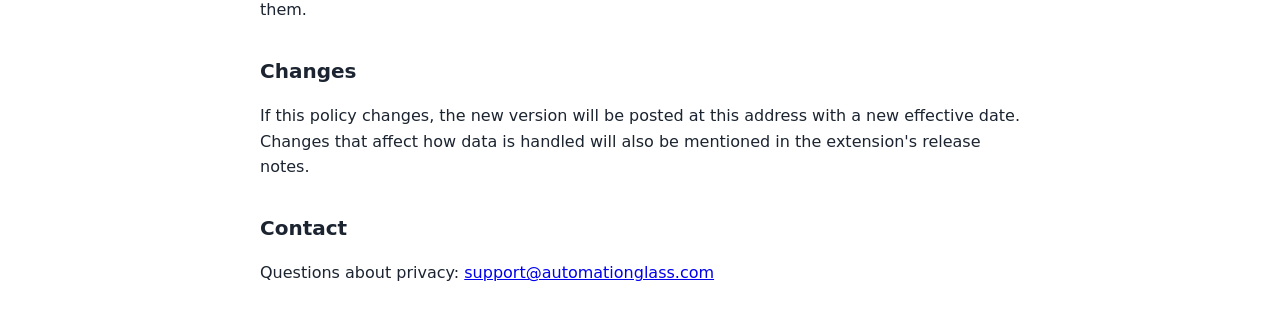
<file: focusread/privacy.html>
<!doctype html>
<html lang="en">
<head>
<meta charset="utf-8">
<meta name="viewport" content="width=device-width, initial-scale=1">
<title>FocusRead – Privacy Policy</title>
<style>
body{font:16px/1.6 system-ui,'Segoe UI',Roboto,sans-serif;max-width:760px;margin:40px auto;padding:0 20px;color:#1b2430}
h1{font-size:28px;margin-bottom:4px}h2{font-size:20px;margin-top:32px}.meta{color:#5a6b80;margin-top:0}
code{background:#eef4f3;padding:1px 4px;border-radius:3px}
</style>
</head>
<body>
<h1>FocusRead – Privacy Policy</h1>
<p class="meta">Effective date: 15 October 2026 · Applies to the FocusRead Chrome extension (“FocusRead”, “the extension”).</p>

<h2>Summary</h2>
<p>FocusRead does not collect, store on a server, sell or share your data. The pages you read are restyled on your
computer and nothing about them leaves your browser. The only network requests the extension itself makes go to
ExtensionPay, to check whether you have paid for Pro, and only after you have opened its upgrade or log-in page.</p>

<h2>What the extension does with web pages</h2>
<p>FocusRead runs on the web pages you open and changes how their text looks: it makes the start of each word bold,
and for Pro users it can add a reading ruler and switch the text to the OpenDyslexic font. It skips code, form fields
and editable areas, and does not read what you type. All of this happens in your browser. Page content, page
addresses (URLs) and your browsing history are never sent to the developer or to anyone else.</p>

<h2>What is stored, and where</h2>
<ul>
<li><strong>Your settings</strong> (on/off, bold amount, sites where FocusRead is off, and Pro looks, presets and
allow/deny lists) and a <strong>cached Pro licence answer</strong> (paid or not, and when it was checked), in Chrome's
extension storage (<code>chrome.storage.local</code>) on your device.</li>
<li>If you are a Pro user and turn on <strong>sync</strong>, your settings are also saved in
<code>chrome.storage.sync</code>, which Chrome syncs through your own Google account to your other computers.
FocusRead's developer has no access to it.</li>
<li><strong>Licence information</strong> from ExtensionPay (a random licence key, whether you have paid, and the
install date), in Chrome's extension storage.</li>
</ul>
<p>Removing the extension deletes the data it stored on your device.</p>

<h2>Payments (ExtensionPay and Stripe)</h2>
<p>FocusRead Pro is sold through <a href="https://extensionpay.com">ExtensionPay</a>, which uses
<a href="https://stripe.com">Stripe</a> to process payments.</p>
<ul>
<li>When you click “Get Pro” or “Already paid?”, ExtensionPay's page opens. Anything you enter there, such as your
email address and card details, goes to ExtensionPay and Stripe, not to the extension.</li>
<li>After that, the extension contacts extensionpay.com with its random licence key to check whether you have paid.
That request contains no page content, URLs or browsing data.</li>
<li>If you never open the upgrade or log-in page, the extension makes no network requests at all.</li>
<li>The developer can see, in the ExtensionPay dashboard, the email address and payment status of people who have paid.
The developer never sees card numbers. This information is used only to provide Pro and to answer support requests.</li>
</ul>
<p>See the privacy policies of <a href="https://extensionpay.com">ExtensionPay</a> and
<a href="https://stripe.com/privacy">Stripe</a> for how they handle your data.</p>

<h2>What FocusRead does not do</h2>
<ul>
<li>No analytics, tracking, advertising or telemetry.</li>
<li>No selling or sharing of data, and no use of data for anything other than restyling text and providing Pro.</li>
<li>No remote code: everything the extension runs, including the font, is included in the package reviewed by the
Chrome Web Store.</li>
</ul>

<h2>Children</h2>
<p>FocusRead is not directed at children and does not knowingly collect any information from them.</p>

<h2>Changes</h2>
<p>If this policy changes, the new version will be posted at this address with a new effective date. Changes that
affect how data is handled will also be mentioned in the extension's release notes.</p>

<h2>Contact</h2>
<p>Questions about privacy: <a href="mailto:support@automationglass.com">support@automationglass.com</a></p>
</body>
</html>
</file>
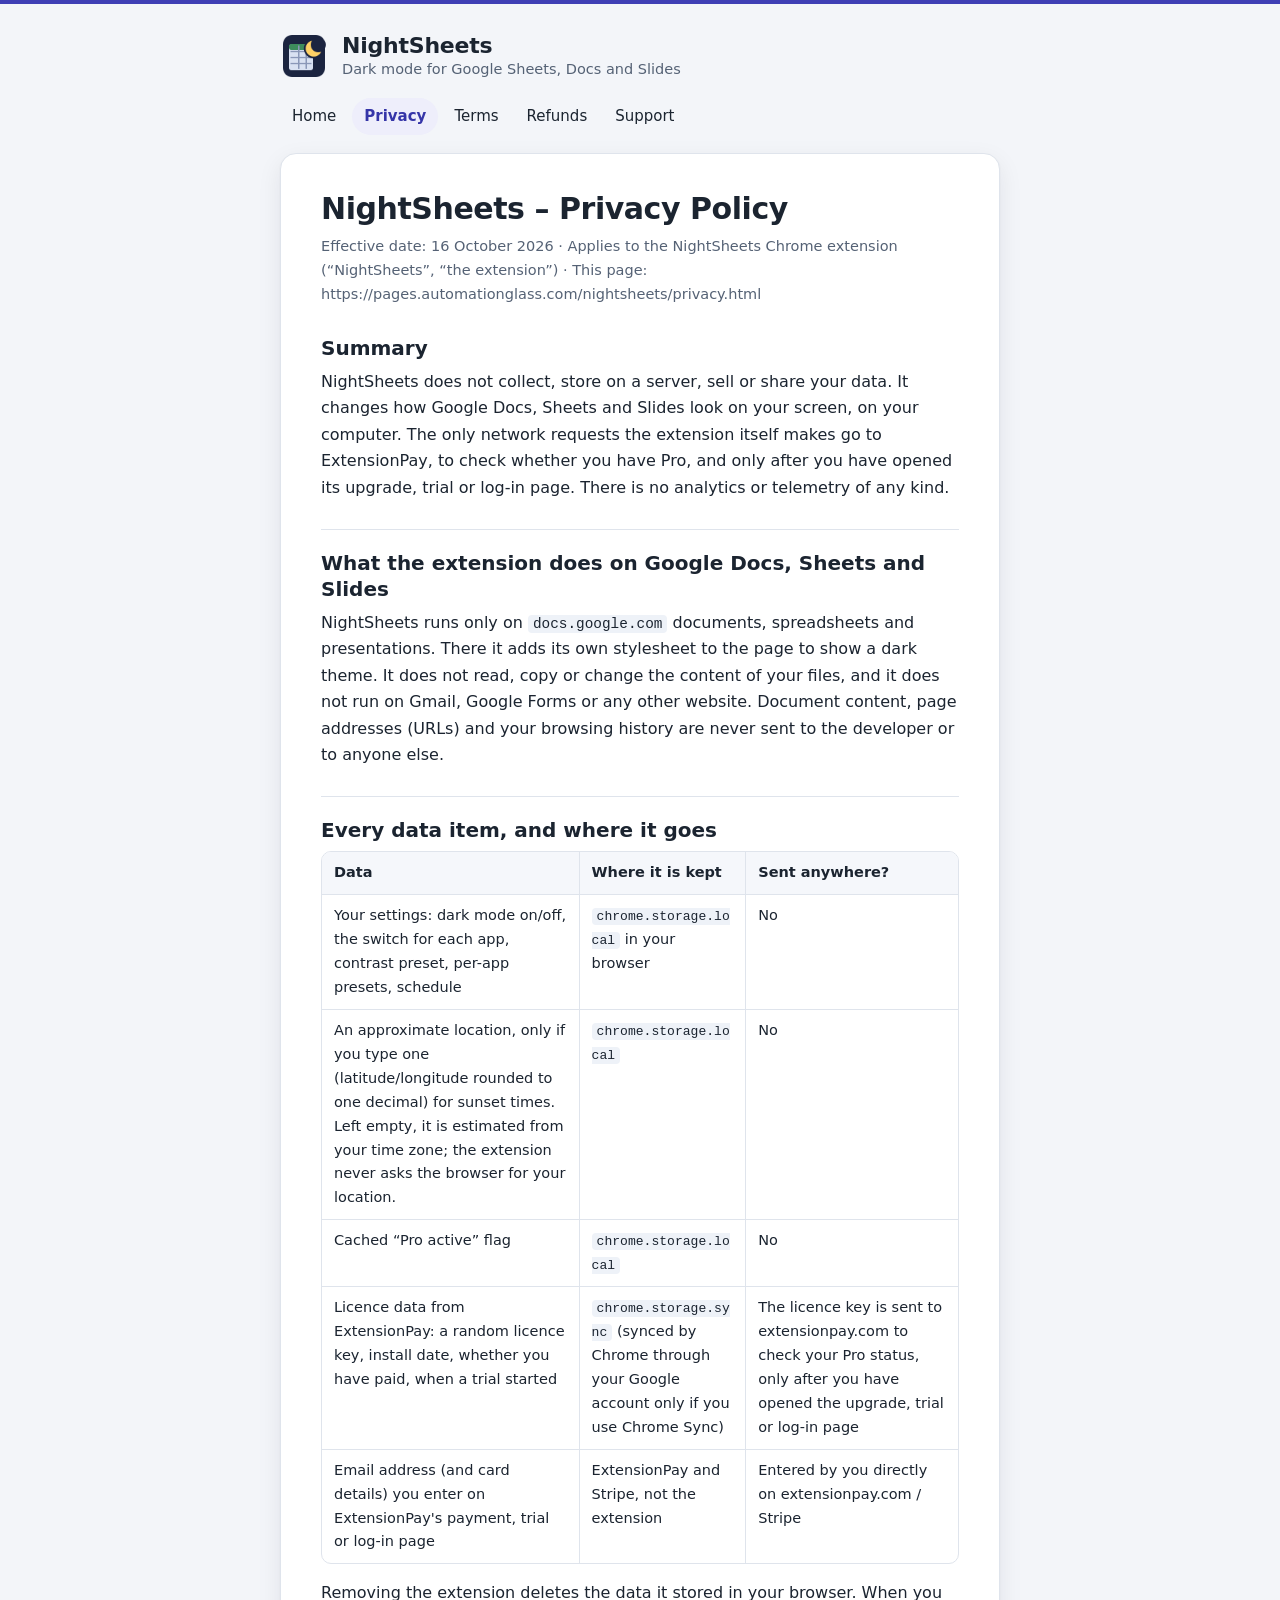
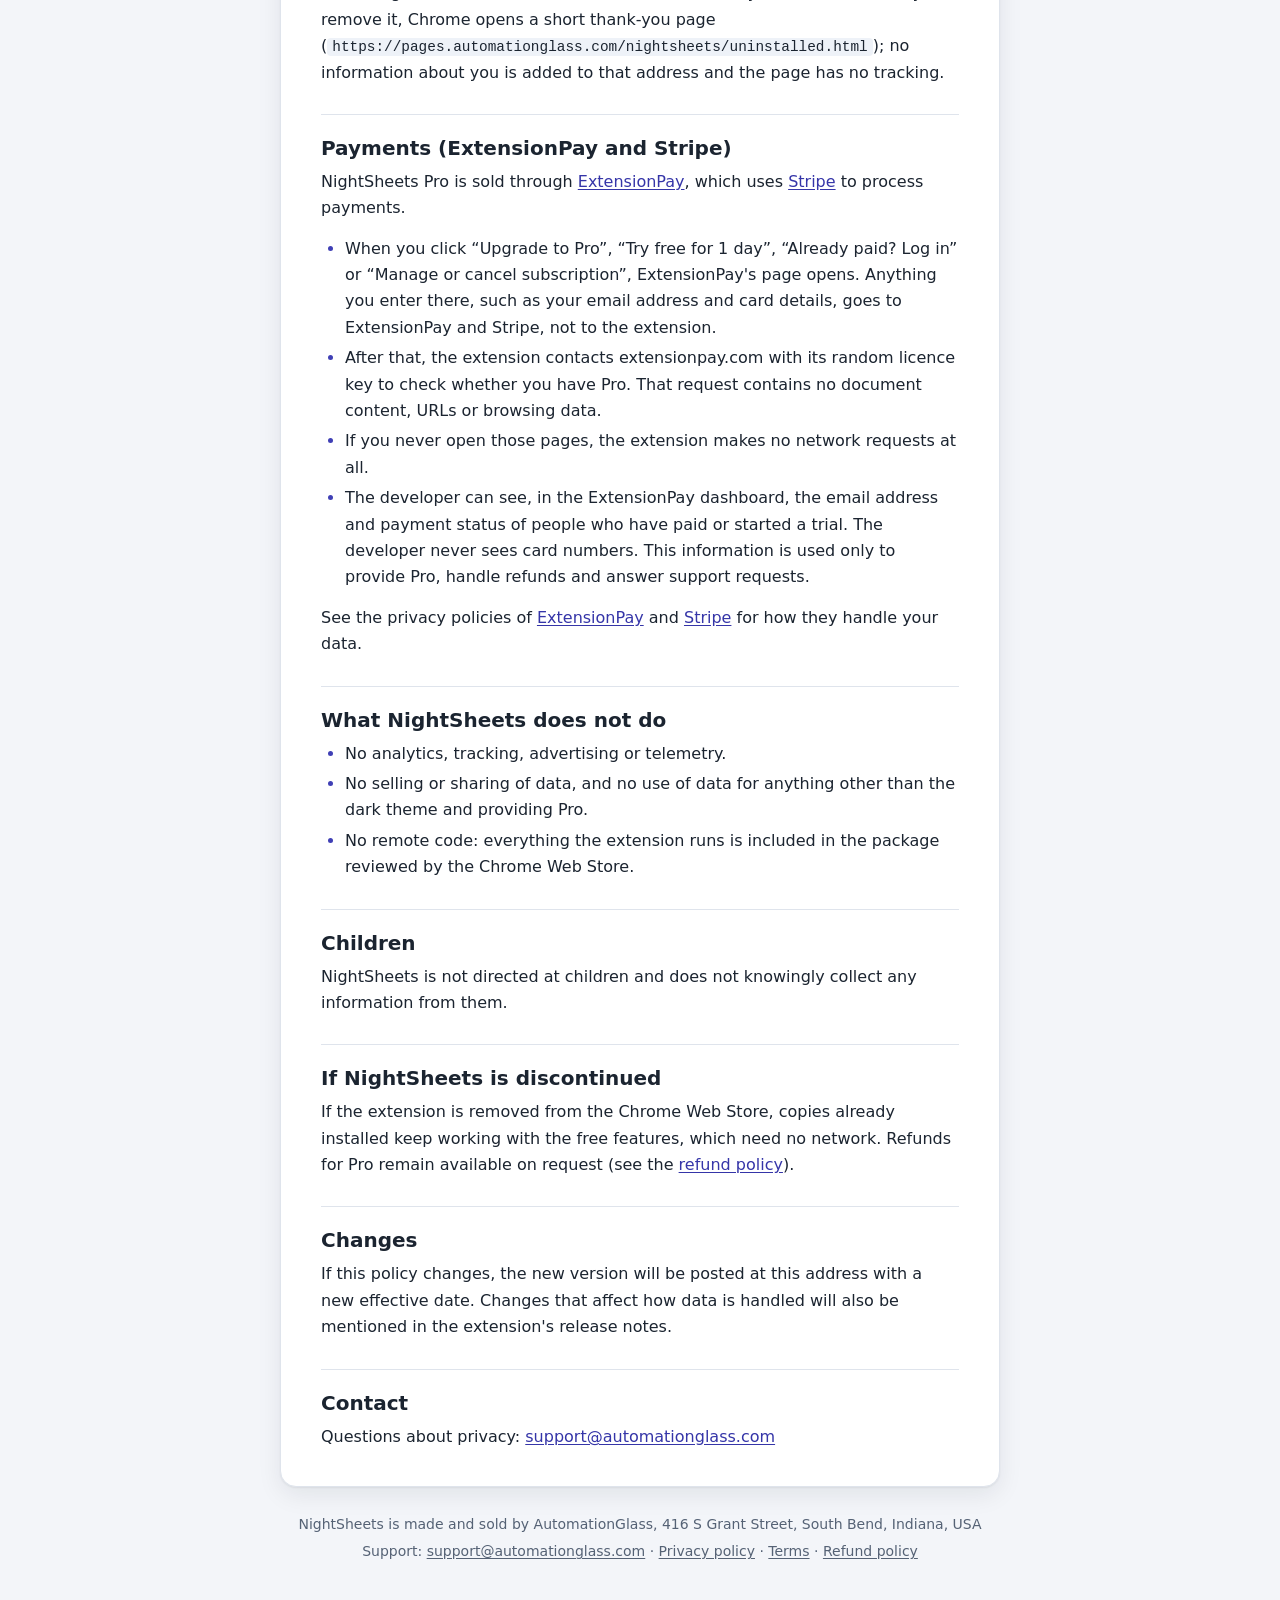
<file: nightsheets/privacy.html>
<!doctype html>
<html lang="en">
<head>
<meta charset="utf-8">
<meta name="viewport" content="width=device-width, initial-scale=1">
<title>NightSheets – Privacy Policy</title>
<link rel="icon" href="icon128.png">
<link rel="stylesheet" href="../assets/style.css">
</head>
<body class="nightsheets">
<div class="wrap">
<header class="brand">
  <a class="brand-link" href="index.html"><span class="brand-icon" aria-hidden="true"></span>
  <span><span class="brand-name">NightSheets</span><span class="brand-tag">Dark mode for Google Sheets, Docs and Slides</span></span></a>
</header>
<nav class="site-nav" aria-label="NightSheets pages"><a href="index.html">Home</a><a href="privacy.html" aria-current="page">Privacy</a><a href="terms.html">Terms</a><a href="refund.html">Refunds</a><a href="mailto:support@automationglass.com">Support</a></nav>
<main class="card">
<h1>NightSheets – Privacy Policy</h1>
<p class="meta">Effective date: 16 October 2026 · Applies to the NightSheets Chrome extension (“NightSheets”, “the extension”) ·
This page: https://pages.automationglass.com/nightsheets/privacy.html</p>

<h2>Summary</h2>
<p>NightSheets does not collect, store on a server, sell or share your data. It changes how Google Docs, Sheets and
Slides look on your screen, on your computer. The only network requests the extension itself makes go to
ExtensionPay, to check whether you have Pro, and only after you have opened its upgrade, trial or log-in page.
There is no analytics or telemetry of any kind.</p>

<h2>What the extension does on Google Docs, Sheets and Slides</h2>
<p>NightSheets runs only on <code>docs.google.com</code> documents, spreadsheets and presentations. There it adds its
own stylesheet to the page to show a dark theme. It does not read, copy or change the content of your files, and it
does not run on Gmail, Google Forms or any other website. Document content, page addresses (URLs) and your browsing
history are never sent to the developer or to anyone else.</p>

<h2>Every data item, and where it goes</h2>
<div class="table-wrap"><table>
<tr><th>Data</th><th>Where it is kept</th><th>Sent anywhere?</th></tr>
<tr><td>Your settings: dark mode on/off, the switch for each app, contrast preset, per-app presets, schedule</td>
<td><code>chrome.storage.local</code> in your browser</td><td>No</td></tr>
<tr><td>An approximate location, only if you type one (latitude/longitude rounded to one decimal) for sunset times.
Left empty, it is estimated from your time zone; the extension never asks the browser for your location.</td>
<td><code>chrome.storage.local</code></td><td>No</td></tr>
<tr><td>Cached “Pro active” flag</td><td><code>chrome.storage.local</code></td><td>No</td></tr>
<tr><td>Licence data from ExtensionPay: a random licence key, install date, whether you have paid, when a trial started</td>
<td><code>chrome.storage.sync</code> (synced by Chrome through your Google account only if you use Chrome Sync)</td>
<td>The licence key is sent to extensionpay.com to check your Pro status, only after you have opened the upgrade,
trial or log-in page</td></tr>
<tr><td>Email address (and card details) you enter on ExtensionPay's payment, trial or log-in page</td>
<td>ExtensionPay and Stripe, not the extension</td><td>Entered by you directly on extensionpay.com / Stripe</td></tr>
</table></div>
<p>Removing the extension deletes the data it stored in your browser. When you remove it, Chrome opens a short
thank-you page (<code>https://pages.automationglass.com/nightsheets/uninstalled.html</code>); no information about you is
added to that address and the page has no tracking.</p>

<h2>Payments (ExtensionPay and Stripe)</h2>
<p>NightSheets Pro is sold through <a href="https://extensionpay.com">ExtensionPay</a>, which uses
<a href="https://stripe.com">Stripe</a> to process payments.</p>
<ul>
<li>When you click “Upgrade to Pro”, “Try free for 1 day”, “Already paid? Log in” or “Manage or cancel subscription”,
ExtensionPay's page opens. Anything you enter there, such as your email address and card details, goes to ExtensionPay
and Stripe, not to the extension.</li>
<li>After that, the extension contacts extensionpay.com with its random licence key to check whether you have Pro.
That request contains no document content, URLs or browsing data.</li>
<li>If you never open those pages, the extension makes no network requests at all.</li>
<li>The developer can see, in the ExtensionPay dashboard, the email address and payment status of people who have paid
or started a trial. The developer never sees card numbers. This information is used only to provide Pro, handle
refunds and answer support requests.</li>
</ul>
<p>See the privacy policies of <a href="https://extensionpay.com">ExtensionPay</a> and
<a href="https://stripe.com/privacy">Stripe</a> for how they handle your data.</p>

<h2>What NightSheets does not do</h2>
<ul>
<li>No analytics, tracking, advertising or telemetry.</li>
<li>No selling or sharing of data, and no use of data for anything other than the dark theme and providing Pro.</li>
<li>No remote code: everything the extension runs is included in the package reviewed by the Chrome Web Store.</li>
</ul>

<h2>Children</h2>
<p>NightSheets is not directed at children and does not knowingly collect any information from them.</p>

<h2>If NightSheets is discontinued</h2>
<p>If the extension is removed from the Chrome Web Store, copies already installed keep working with the free
features, which need no network. Refunds for Pro remain available on request (see the <a href="refund.html">refund policy</a>).</p>

<h2>Changes</h2>
<p>If this policy changes, the new version will be posted at this address with a new effective date. Changes that
affect how data is handled will also be mentioned in the extension's release notes.</p>

<h2>Contact</h2>
<p>Questions about privacy: <a href="mailto:support@automationglass.com">support@automationglass.com</a></p>
</main>
<footer class="site-footer">
  <p>NightSheets is made and sold by AutomationGlass, 416 S Grant Street, South Bend, Indiana, USA</p>
  <p>Support: <a href="mailto:support@automationglass.com">support@automationglass.com</a> ·
  <a href="privacy.html">Privacy policy</a> · <a href="terms.html">Terms</a> · <a href="refund.html">Refund policy</a></p>
</footer>
</div>
</body>
</html>
</file>
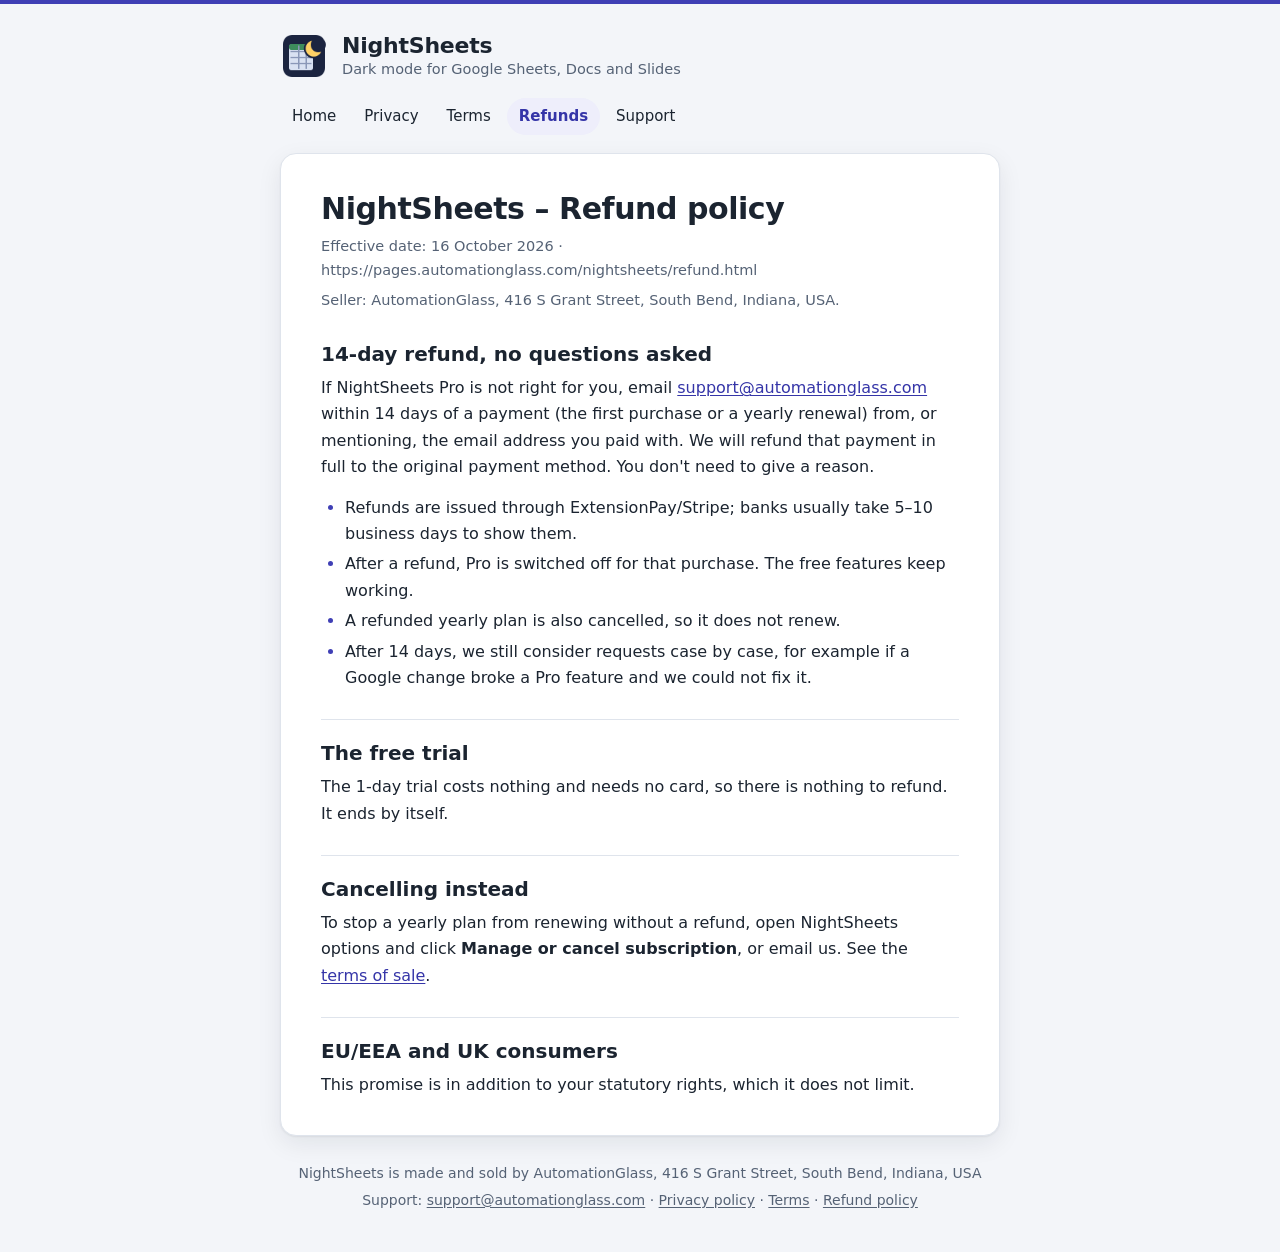
<file: nightsheets/refund.html>
<!doctype html>
<html lang="en">
<head>
<meta charset="utf-8">
<meta name="viewport" content="width=device-width, initial-scale=1">
<title>NightSheets – Refund policy</title>
<link rel="icon" href="icon128.png">
<link rel="stylesheet" href="../assets/style.css">
</head>
<body class="nightsheets">
<div class="wrap">
<header class="brand">
  <a class="brand-link" href="index.html"><span class="brand-icon" aria-hidden="true"></span>
  <span><span class="brand-name">NightSheets</span><span class="brand-tag">Dark mode for Google Sheets, Docs and Slides</span></span></a>
</header>
<nav class="site-nav" aria-label="NightSheets pages"><a href="index.html">Home</a><a href="privacy.html">Privacy</a><a href="terms.html">Terms</a><a href="refund.html" aria-current="page">Refunds</a><a href="mailto:support@automationglass.com">Support</a></nav>
<main class="card">
<h1>NightSheets – Refund policy</h1>
<p class="meta">Effective date: 16 October 2026 · https://pages.automationglass.com/nightsheets/refund.html</p>

<p class="meta">Seller: AutomationGlass, 416 S Grant Street, South Bend, Indiana, USA.</p>

<h2>14-day refund, no questions asked</h2>
<p>If NightSheets Pro is not right for you, email <a href="mailto:support@automationglass.com">support@automationglass.com</a>
within 14 days of a payment (the first purchase or a yearly renewal) from, or mentioning, the email address you paid
with. We will refund that payment in full to the original payment method. You don't need to give a reason.</p>
<ul>
<li>Refunds are issued through ExtensionPay/Stripe; banks usually take 5–10 business days to show them.</li>
<li>After a refund, Pro is switched off for that purchase. The free features keep working.</li>
<li>A refunded yearly plan is also cancelled, so it does not renew.</li>
<li>After 14 days, we still consider requests case by case, for example if a Google change broke a Pro feature and we
could not fix it.</li>
</ul>

<h2>The free trial</h2>
<p>The 1-day trial costs nothing and needs no card, so there is nothing to refund. It ends by itself.</p>

<h2>Cancelling instead</h2>
<p>To stop a yearly plan from renewing without a refund, open NightSheets options and click
<strong>Manage or cancel subscription</strong>, or email us. See the <a href="terms.html">terms of sale</a>.</p>

<h2>EU/EEA and UK consumers</h2>
<p>This promise is in addition to your statutory rights, which it does not limit.</p>
</main>
<footer class="site-footer">
  <p>NightSheets is made and sold by AutomationGlass, 416 S Grant Street, South Bend, Indiana, USA</p>
  <p>Support: <a href="mailto:support@automationglass.com">support@automationglass.com</a> ·
  <a href="privacy.html">Privacy policy</a> · <a href="terms.html">Terms</a> · <a href="refund.html">Refund policy</a></p>
</footer>
</div>
</body>
</html>
</file>
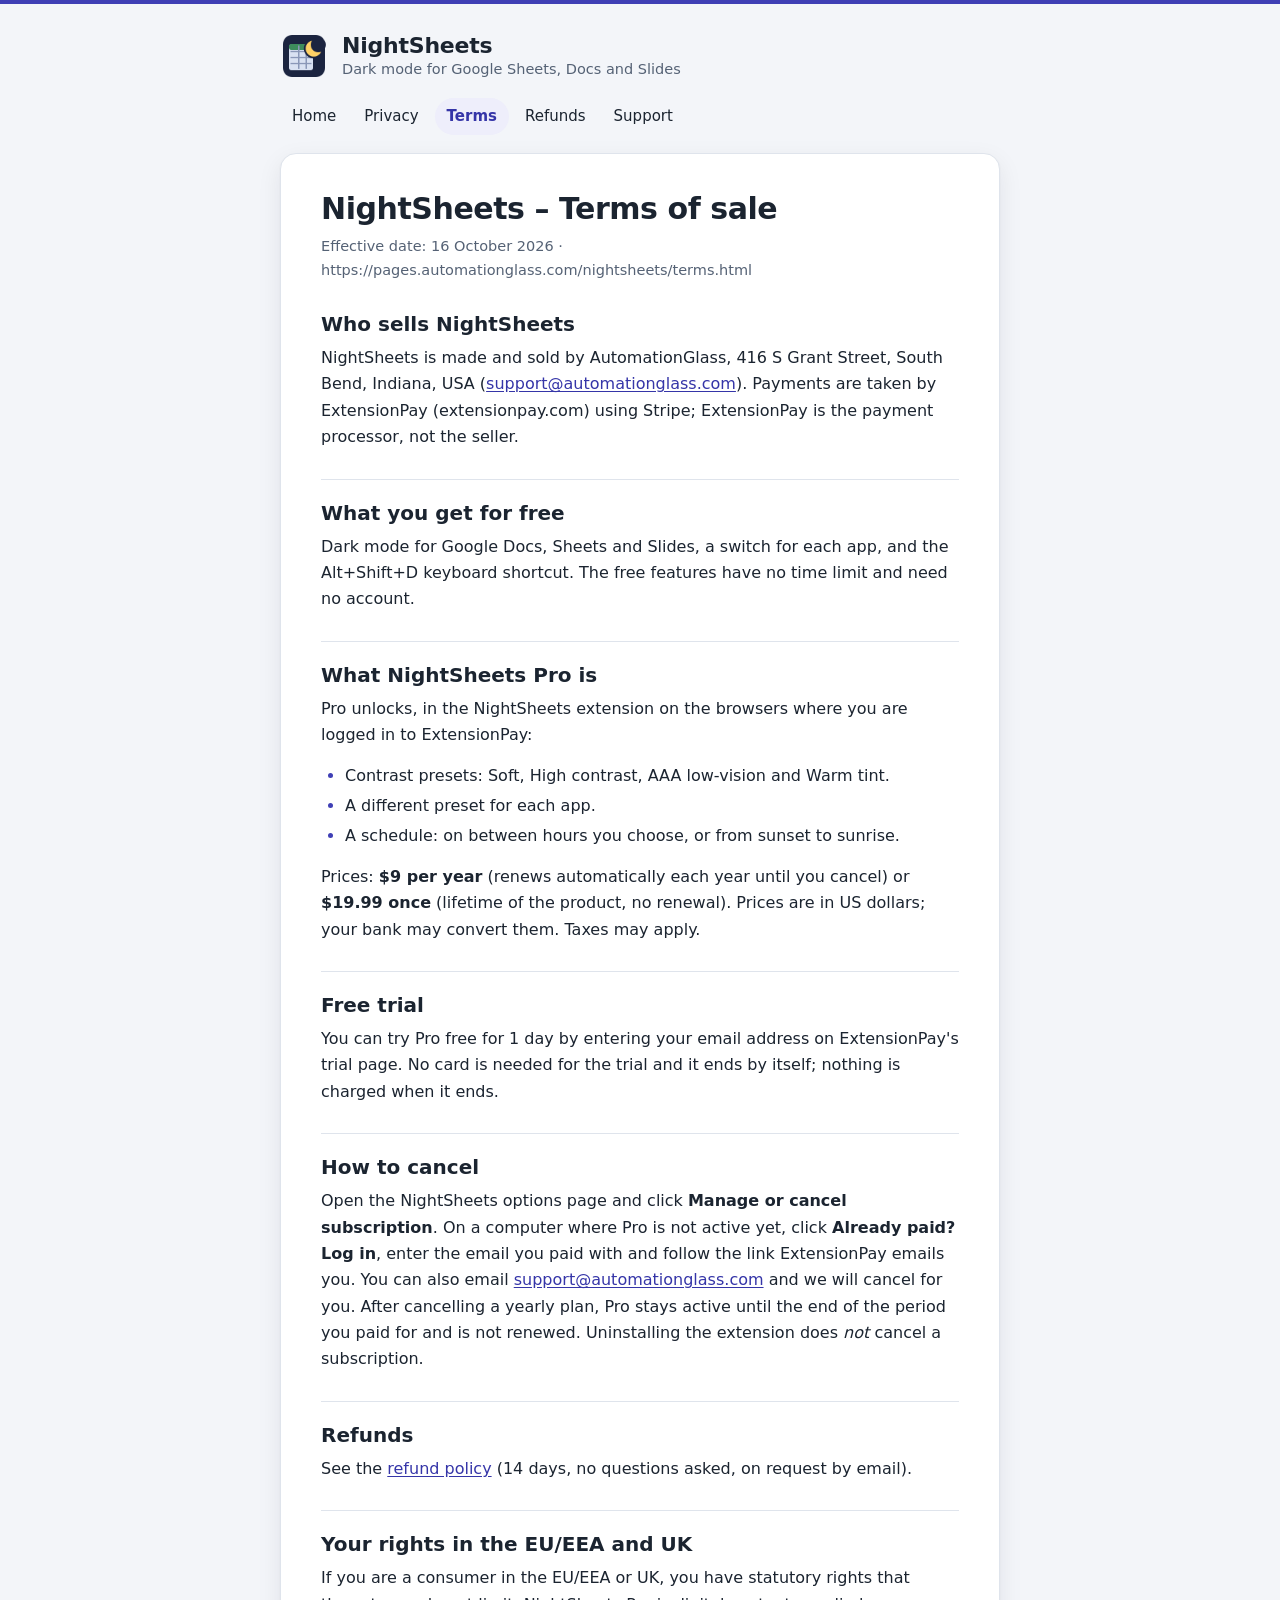
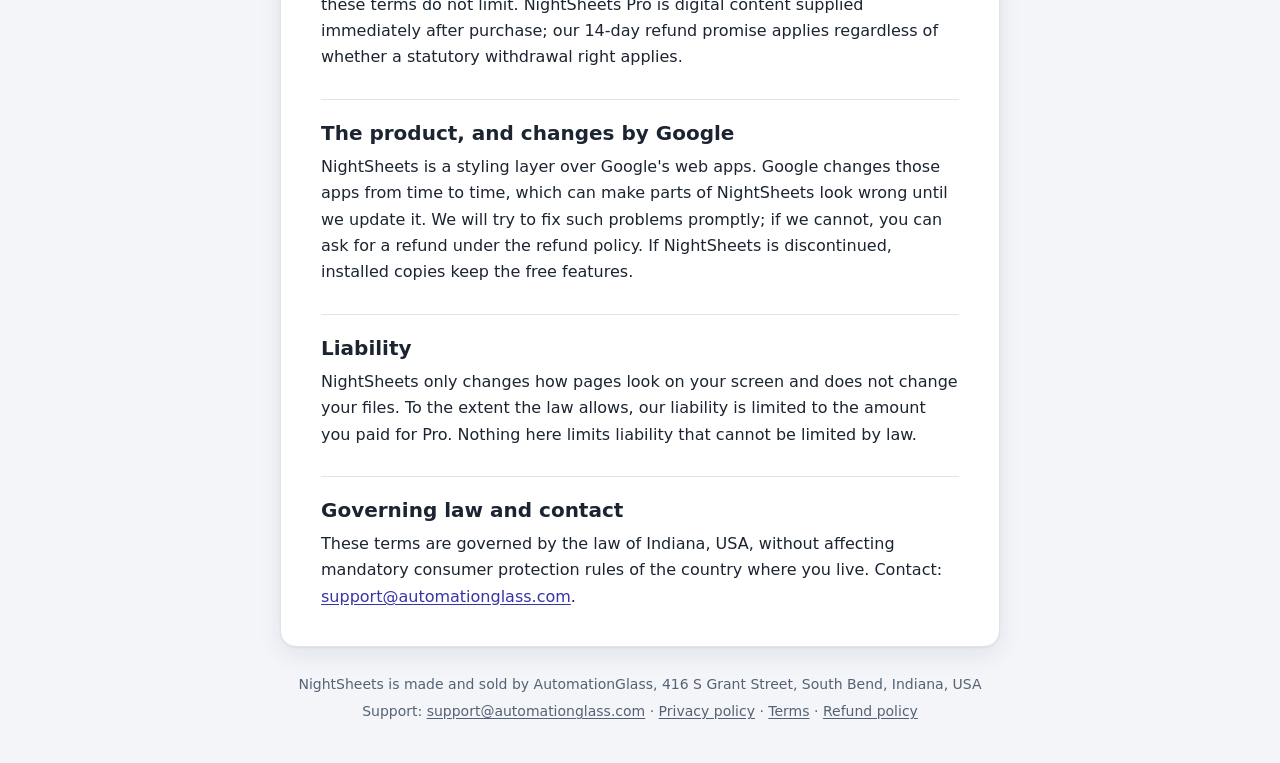
<file: nightsheets/terms.html>
<!doctype html>
<html lang="en">
<head>
<meta charset="utf-8">
<meta name="viewport" content="width=device-width, initial-scale=1">
<title>NightSheets – Terms of sale</title>
<link rel="icon" href="icon128.png">
<link rel="stylesheet" href="../assets/style.css">
</head>
<body class="nightsheets">
<div class="wrap">
<header class="brand">
  <a class="brand-link" href="index.html"><span class="brand-icon" aria-hidden="true"></span>
  <span><span class="brand-name">NightSheets</span><span class="brand-tag">Dark mode for Google Sheets, Docs and Slides</span></span></a>
</header>
<nav class="site-nav" aria-label="NightSheets pages"><a href="index.html">Home</a><a href="privacy.html">Privacy</a><a href="terms.html" aria-current="page">Terms</a><a href="refund.html">Refunds</a><a href="mailto:support@automationglass.com">Support</a></nav>
<main class="card">
<h1>NightSheets – Terms of sale</h1>
<p class="meta">Effective date: 16 October 2026 · https://pages.automationglass.com/nightsheets/terms.html</p>

<h2>Who sells NightSheets</h2>
<p>NightSheets is made and sold by AutomationGlass, 416 S Grant Street, South Bend, Indiana, USA
(<a href="mailto:support@automationglass.com">support@automationglass.com</a>). Payments are taken by ExtensionPay
(extensionpay.com) using Stripe; ExtensionPay is the payment processor, not the seller.</p>

<h2>What you get for free</h2>
<p>Dark mode for Google Docs, Sheets and Slides, a switch for each app, and the Alt+Shift+D keyboard shortcut. The free
features have no time limit and need no account.</p>

<h2>What NightSheets Pro is</h2>
<p>Pro unlocks, in the NightSheets extension on the browsers where you are logged in to ExtensionPay:</p>
<ul>
<li>Contrast presets: Soft, High contrast, AAA low-vision and Warm tint.</li>
<li>A different preset for each app.</li>
<li>A schedule: on between hours you choose, or from sunset to sunrise.</li>
</ul>
<p>Prices: <strong>$9 per year</strong> (renews automatically each year until you cancel) or <strong>$19.99 once</strong>
(lifetime of the product, no renewal). Prices are in US dollars; your bank may convert them. Taxes may apply.</p>

<h2>Free trial</h2>
<p>You can try Pro free for 1 day by entering your email address on ExtensionPay's trial page. No card is needed for the
trial and it ends by itself; nothing is charged when it ends.</p>

<h2>How to cancel</h2>
<p>Open the NightSheets options page and click <strong>Manage or cancel subscription</strong>. On a computer where Pro is
not active yet, click <strong>Already paid? Log in</strong>, enter the email you paid with and follow the link
ExtensionPay emails you. You can also email <a href="mailto:support@automationglass.com">support@automationglass.com</a>
and we will cancel for you. After cancelling a yearly plan, Pro stays active until the end of the period you paid for and
is not renewed. Uninstalling the extension does <em>not</em> cancel a subscription.</p>

<h2>Refunds</h2>
<p>See the <a href="refund.html">refund policy</a> (14 days, no questions asked, on request by email).</p>

<h2>Your rights in the EU/EEA and UK</h2>
<p>If you are a consumer in the EU/EEA or UK, you have statutory rights that these terms do not limit. NightSheets Pro
is digital content supplied immediately after purchase; our 14-day refund promise applies regardless of whether a
statutory withdrawal right applies.</p>

<h2>The product, and changes by Google</h2>
<p>NightSheets is a styling layer over Google's web apps. Google changes those apps from time to time, which can make
parts of NightSheets look wrong until we update it. We will try to fix such problems promptly; if we cannot, you can
ask for a refund under the refund policy. If NightSheets is discontinued, installed copies keep the free features.</p>

<h2>Liability</h2>
<p>NightSheets only changes how pages look on your screen and does not change your files. To the extent the law allows,
our liability is limited to the amount you paid for Pro. Nothing here limits liability that cannot be limited by law.</p>

<h2>Governing law and contact</h2>
<p>These terms are governed by the law of Indiana, USA, without affecting mandatory consumer
protection rules of the country where you live. Contact: <a href="mailto:support@automationglass.com">support@automationglass.com</a>.</p>
</main>
<footer class="site-footer">
  <p>NightSheets is made and sold by AutomationGlass, 416 S Grant Street, South Bend, Indiana, USA</p>
  <p>Support: <a href="mailto:support@automationglass.com">support@automationglass.com</a> ·
  <a href="privacy.html">Privacy policy</a> · <a href="terms.html">Terms</a> · <a href="refund.html">Refund policy</a></p>
</footer>
</div>
</body>
</html>
</file>
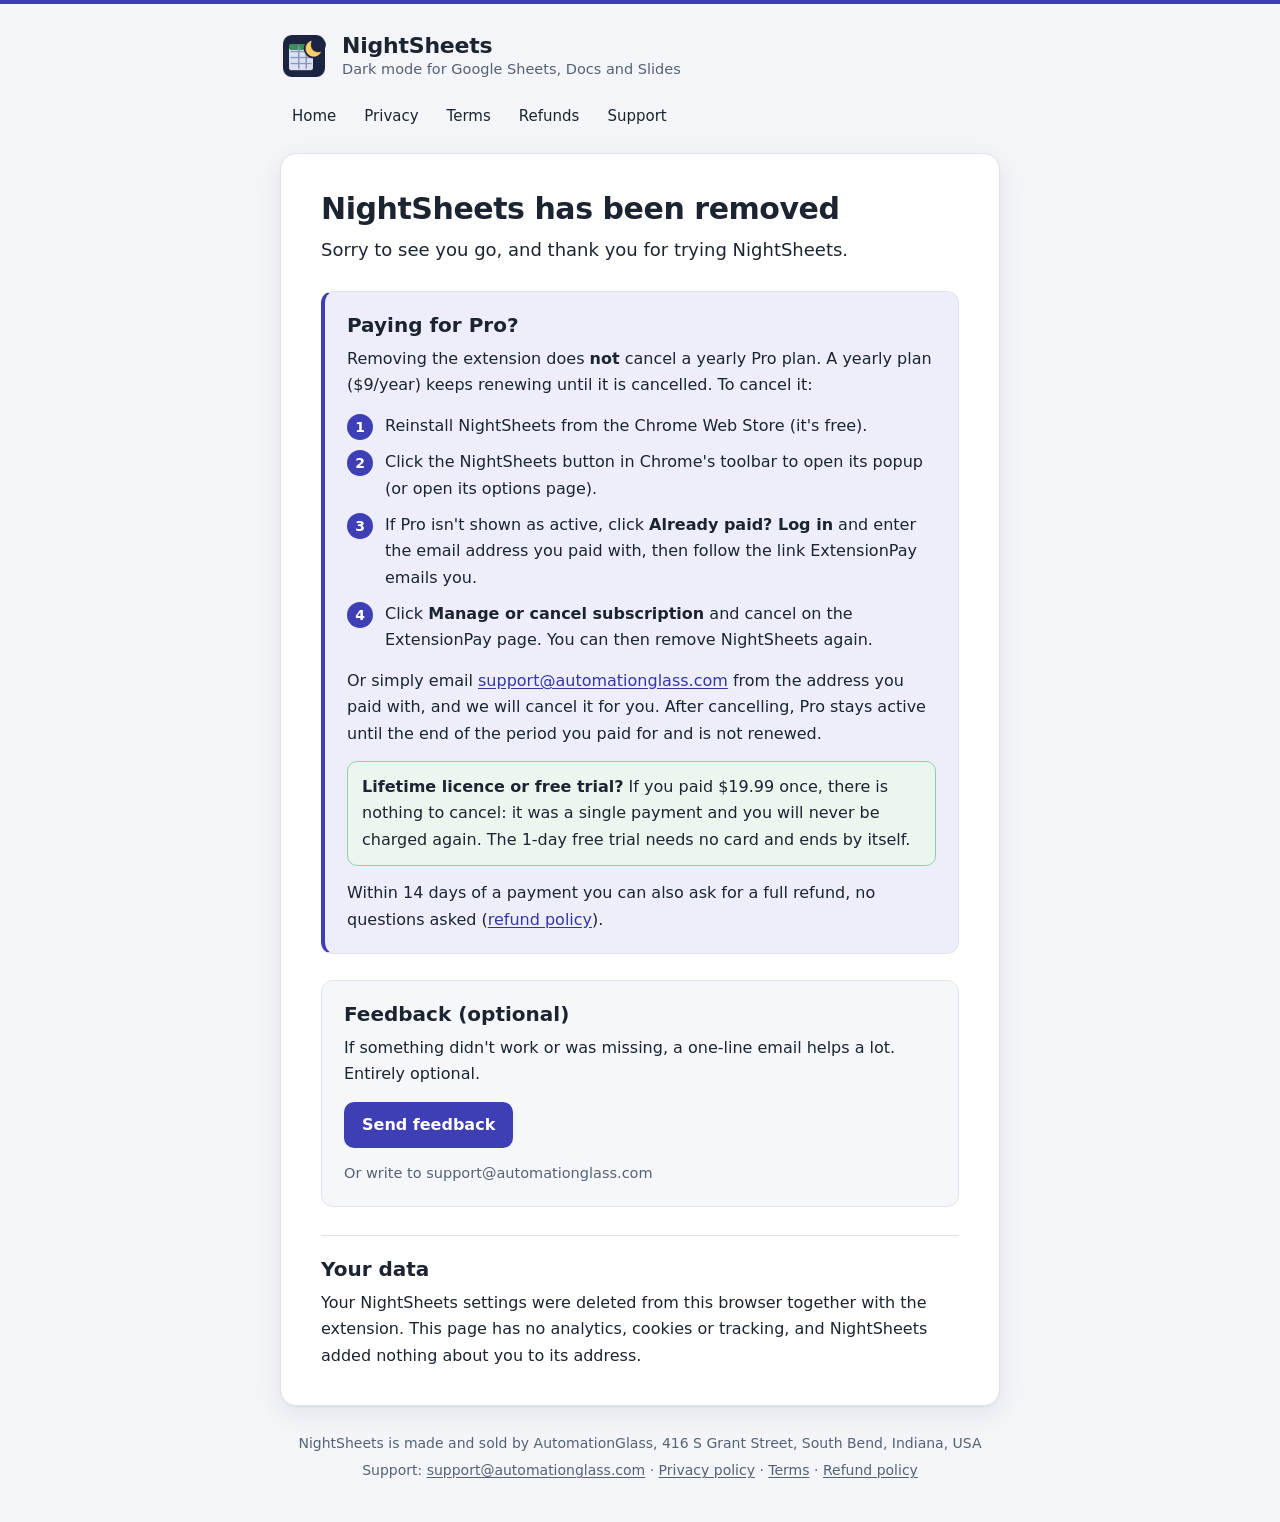
<file: nightsheets/uninstalled.html>
<!doctype html>
<html lang="en">
<head>
<meta charset="utf-8">
<meta name="viewport" content="width=device-width, initial-scale=1">
<title>NightSheets removed – thank you</title>
<link rel="icon" href="icon128.png">
<link rel="stylesheet" href="../assets/style.css">
</head>
<body class="nightsheets">
<div class="wrap">
<header class="brand">
  <a class="brand-link" href="index.html"><span class="brand-icon" aria-hidden="true"></span>
  <span><span class="brand-name">NightSheets</span><span class="brand-tag">Dark mode for Google Sheets, Docs and Slides</span></span></a>
</header>
<nav class="site-nav" aria-label="NightSheets pages"><a href="index.html">Home</a><a href="privacy.html">Privacy</a><a href="terms.html">Terms</a><a href="refund.html">Refunds</a><a href="mailto:support@automationglass.com">Support</a></nav>
<main class="card">
<h1>NightSheets has been removed</h1>
<p class="lead">Sorry to see you go, and thank you for trying NightSheets.</p>

<section class="callout" aria-labelledby="pro">
<h2 id="pro">Paying for Pro?</h2>
<p>Removing the extension does <strong>not</strong> cancel a yearly Pro plan. A yearly plan ($9/year) keeps renewing
until it is cancelled. To cancel it:</p>
<ol class="steps">
<li>Reinstall NightSheets from the Chrome Web Store (it's free).</li>
<li>Click the NightSheets button in Chrome's toolbar to open its popup (or open its options page).</li>
<li>If Pro isn't shown as active, click <strong>Already paid? Log in</strong> and enter the email address you paid
with, then follow the link ExtensionPay emails you.</li>
<li>Click <strong>Manage or cancel subscription</strong> and cancel on the ExtensionPay page. You can then remove
NightSheets again.</li>
</ol>
<p>Or simply email <a href="mailto:support@automationglass.com?subject=Cancel%20NightSheets%20Pro">support@automationglass.com</a>
from the address you paid with, and we will cancel it for you. After cancelling, Pro stays active until the end of the
period you paid for and is not renewed.</p>
<p class="note"><strong>Lifetime licence or free trial?</strong> If you paid $19.99 once, there is nothing to cancel: it
was a single payment and you will never be charged again. The 1-day free trial needs no card and ends by itself.</p>
<p>Within 14 days of a payment you can also ask for a full refund, no questions asked (<a href="refund.html">refund policy</a>).</p>
</section>

<section class="block" aria-labelledby="feedback">
<h2 id="feedback">Feedback (optional)</h2>
<p>If something didn't work or was missing, a one-line email helps a lot. Entirely optional.</p>
<p><a class="button" href="mailto:support@automationglass.com?subject=NightSheets%20feedback">Send feedback</a></p>
<p class="meta">Or write to support@automationglass.com</p>
</section>

<h2>Your data</h2>
<p>Your NightSheets settings were deleted from this browser together with the extension. This page has no analytics,
cookies or tracking, and NightSheets added nothing about you to its address.</p>
</main>
<footer class="site-footer">
  <p>NightSheets is made and sold by AutomationGlass, 416 S Grant Street, South Bend, Indiana, USA</p>
  <p>Support: <a href="mailto:support@automationglass.com">support@automationglass.com</a> ·
  <a href="privacy.html">Privacy policy</a> · <a href="terms.html">Terms</a> · <a href="refund.html">Refund policy</a></p>
</footer>
</div>
</body>
</html>
</file>
<file: assets/style.css>
/* AutomationGlass support pages: shared stylesheet (no external fonts, images or scripts).
   Per-extension accent: <body class="cleanpdf"> or <body class="nightsheets">. */
:root{
  color-scheme:light dark;
  --bg:#f3f5f9;--card:#fff;--fg:#1b2430;--muted:#556275;--line:#dfe4ec;--soft:#f5f7fb;
  --code:#eef2f8;--shadow:0 1px 2px rgba(16,24,40,.06),0 8px 24px rgba(16,24,40,.08);
  --accent:#1f5fd1;--accent-fg:#fff;--accent-soft:#eaf1fd;--link:#1a56c4;
  --warn-soft:#fff6e5;--warn-line:#f0c36d;--ok-soft:#eaf7ef;--ok-line:#8fd0a6;
}
body.cleanpdf{--accent:#1f5fd1;--accent-soft:#eaf1fd;--link:#1a56c4}
body.nightsheets{--accent:#3f3fb5;--accent-soft:#eeeefb;--link:#3535a8}
@media (prefers-color-scheme:dark){
  :root{
    --bg:#11151b;--card:#1a2029;--fg:#e4e8ee;--muted:#a3aebd;--line:#2f3744;--soft:#212833;
    --code:#262e3a;--shadow:0 1px 2px rgba(0,0,0,.4),0 8px 24px rgba(0,0,0,.35);
    --accent:#8ab4f8;--accent-fg:#0e1726;--accent-soft:#1c2a42;--link:#8ab4f8;
    --warn-soft:#2b2416;--warn-line:#8a6a2a;--ok-soft:#16281e;--ok-line:#3d7a54;
  }
  body.cleanpdf{--accent:#8ab4f8;--accent-soft:#1c2a42;--link:#8ab4f8}
  body.nightsheets{--accent:#a9adf7;--accent-soft:#24253f;--link:#b4b8ff}
}
*,*::before,*::after{box-sizing:border-box}
html{-webkit-text-size-adjust:100%;text-size-adjust:100%}
body{margin:0;background:var(--bg);color:var(--fg);
  font:16px/1.65 system-ui,-apple-system,"Segoe UI",Roboto,"Helvetica Neue",Arial,sans-serif;
  border-top:4px solid var(--accent)}
.wrap{max-width:760px;margin:0 auto;padding:0 20px}

/* Brand header */
.brand{display:flex;align-items:center;gap:14px;padding:28px 0 18px}
.brand-link{display:flex;align-items:center;gap:14px;color:inherit;text-decoration:none;min-width:0}
.brand-icon{flex:none;width:48px;height:48px;border-radius:12px;background:no-repeat center/contain}
body.cleanpdf .brand-icon{background-image:url(../cleanpdf/icon128.png)}
body.nightsheets .brand-icon{background-image:url(../nightsheets/icon128.png)}
.brand-name{display:block;font-size:22px;font-weight:700;letter-spacing:-.01em;line-height:1.2}
.brand-tag{display:block;color:var(--muted);font-size:14.5px;line-height:1.4}

/* Nav bar */
.site-nav{display:flex;flex-wrap:wrap;gap:4px;margin:0 0 18px;padding:0;font-size:15px}
.site-nav a{display:inline-block;padding:6px 12px;border-radius:999px;color:var(--fg);text-decoration:none}
.site-nav a:hover{background:var(--card)}
.site-nav a[aria-current="page"]{background:var(--accent-soft);color:var(--link);font-weight:600}
.site-nav a:focus-visible,a:focus-visible{outline:2px solid var(--accent);outline-offset:2px}

/* Card */
.card{background:var(--card);border:1px solid var(--line);border-radius:16px;box-shadow:var(--shadow);
  padding:36px 40px;overflow-wrap:break-word}
.card > :first-child{margin-top:0}
.card > :last-child{margin-bottom:0}

h1{font-size:30px;line-height:1.25;letter-spacing:-.015em;margin:0 0 8px}
h2{font-size:20px;line-height:1.3;margin:28px 0 8px;padding-top:20px;border-top:1px solid var(--line)}
h1 + h2,.meta + h2,.lead + h2{border-top:0;padding-top:0}
h3{font-size:17px;margin:22px 0 6px}
p{margin:0 0 14px}
ul,ol{margin:0 0 14px;padding-left:24px}
li{margin:4px 0}
li::marker{color:var(--accent)}
a{color:var(--link);text-underline-offset:2px}
strong{font-weight:650}
.meta{color:var(--muted);font-size:14.5px;margin:0 0 6px;overflow-wrap:anywhere}
.lead{font-size:18px;color:var(--fg);margin:6px 0 20px}
code{font:0.9em ui-monospace,SFMono-Regular,Menlo,Consolas,monospace;background:var(--code);padding:1px 5px;
  border-radius:4px;overflow-wrap:anywhere}

/* Tables (scroll on narrow screens) */
.table-wrap{overflow-x:auto;margin:0 0 16px;border:1px solid var(--line);border-radius:10px}
table{border-collapse:collapse;width:100%;min-width:560px;font-size:14.5px}
th,td{padding:9px 12px;text-align:left;vertical-align:top;border-bottom:1px solid var(--line)}
th{background:var(--soft);font-weight:650}
tr:last-child td{border-bottom:0}
td + td,th + th{border-left:1px solid var(--line)}

/* Callouts and blocks */
.callout{margin:26px 0;padding:20px 22px;border-radius:12px;background:var(--accent-soft);
  border:1px solid var(--line);border-left:4px solid var(--accent)}
.callout h2{margin-top:0;padding-top:0;border-top:0}
.callout > :last-child{margin-bottom:0}
.note{margin:14px 0;padding:12px 14px;border-radius:10px;background:var(--ok-soft);border:1px solid var(--ok-line)}
.steps{counter-reset:step;list-style:none;padding-left:0}
.steps li{counter-increment:step;position:relative;padding-left:38px;margin:10px 0}
.steps li::before{content:counter(step);position:absolute;left:0;top:1px;width:26px;height:26px;border-radius:50%;
  background:var(--accent);color:var(--accent-fg);font-size:14px;font-weight:700;line-height:26px;text-align:center}
.button{display:inline-block;padding:10px 18px;border-radius:10px;background:var(--accent);color:var(--accent-fg);
  font-weight:600;text-decoration:none}
.button:hover{filter:brightness(1.08)}
.block{margin:26px 0;padding:20px 22px;border-radius:12px;background:var(--soft);border:1px solid var(--line)}
.block h2{margin-top:0;padding-top:0;border-top:0}
.block > :last-child{margin-bottom:0}

/* Footer */
.site-footer{padding:22px 0 36px;color:var(--muted);font-size:14px;text-align:center}
.site-footer p{margin:4px 0}
.site-footer a{color:var(--muted)}

@media (max-width:600px){
  .wrap{padding:0 12px}
  .brand{padding:20px 4px 14px}
  .brand-icon{width:40px;height:40px;border-radius:10px}
  .brand-name{font-size:20px}
  .brand-tag{font-size:13.5px}
  .site-nav{font-size:14.5px;margin-bottom:12px}
  .site-nav a{padding:6px 10px}
  .card{padding:24px 18px;border-radius:14px}
  h1{font-size:25px}
  h2{font-size:18.5px}
  .lead{font-size:17px}
  .callout,.block{padding:16px;margin:22px -4px}
}
@media print{
  body{background:#fff;border:0}
  .site-nav{display:none}
  .card{box-shadow:none;border:0;padding:0}
}
</file>
